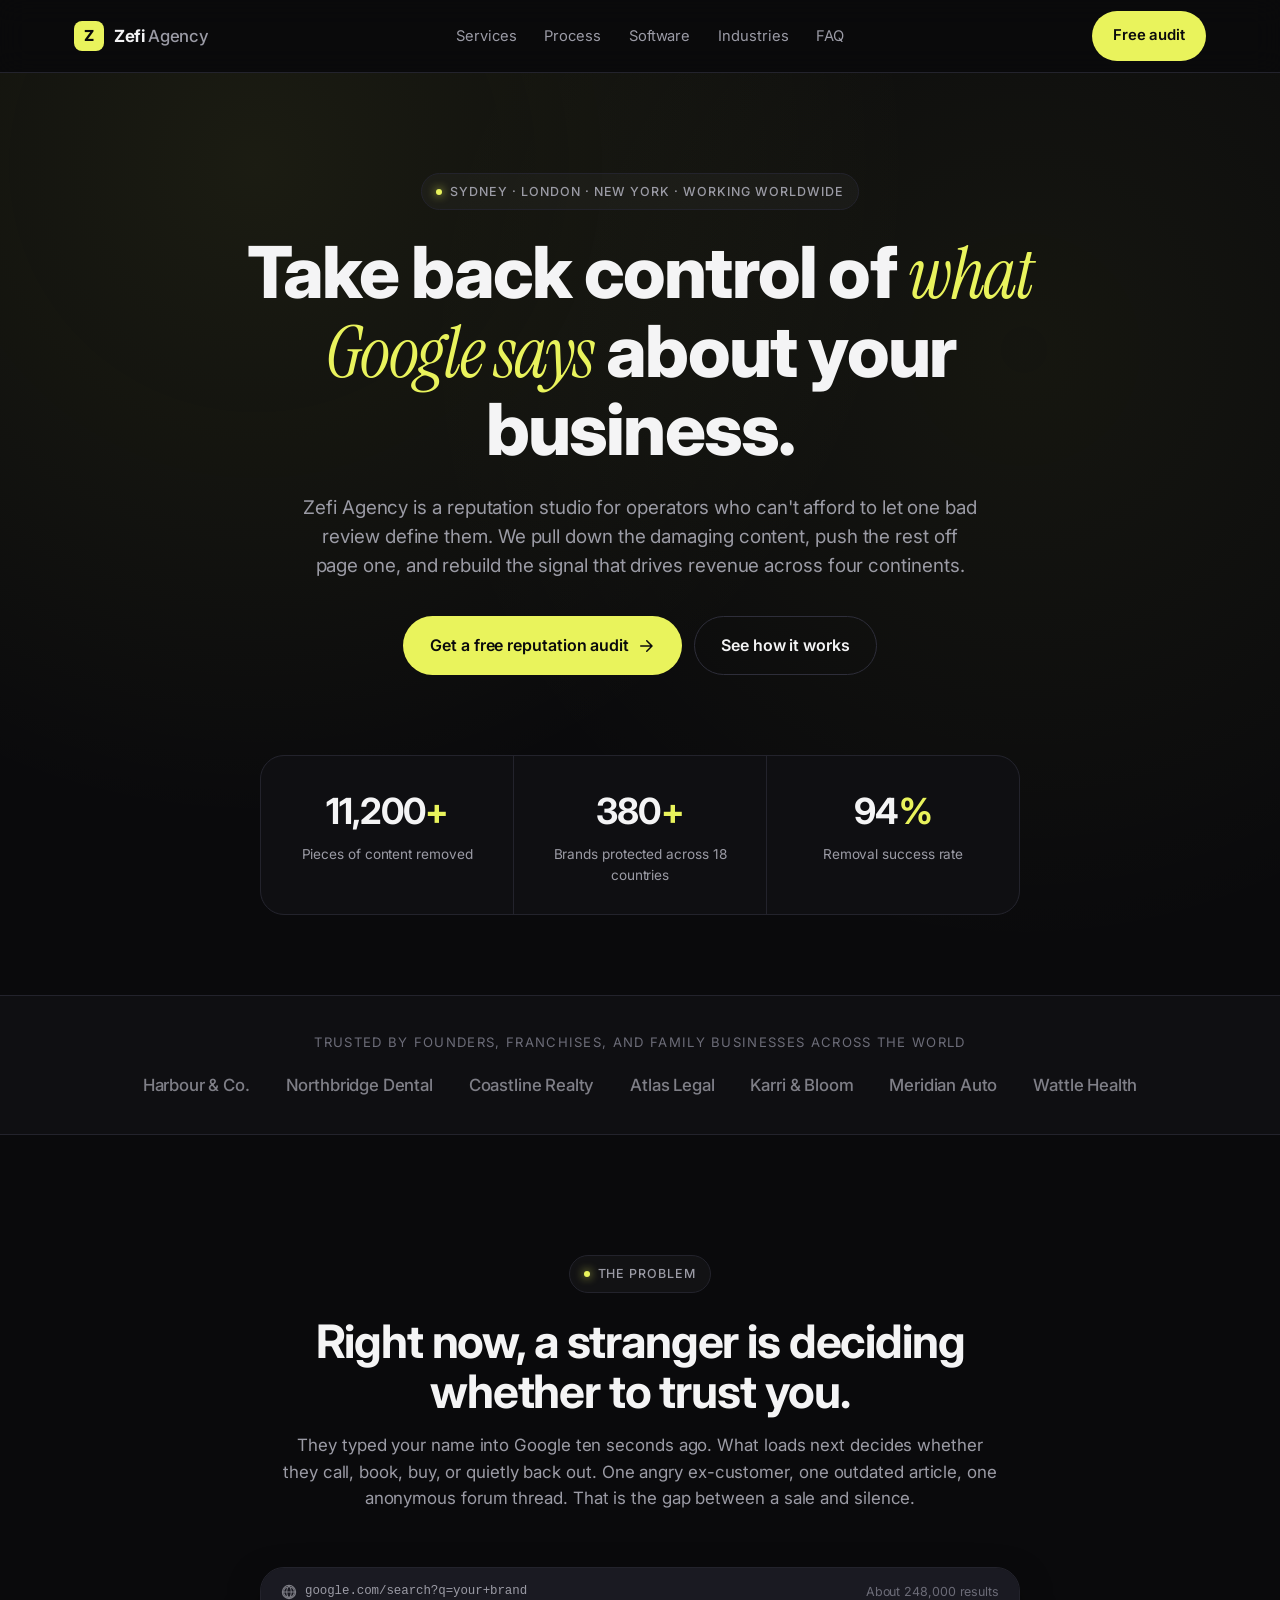
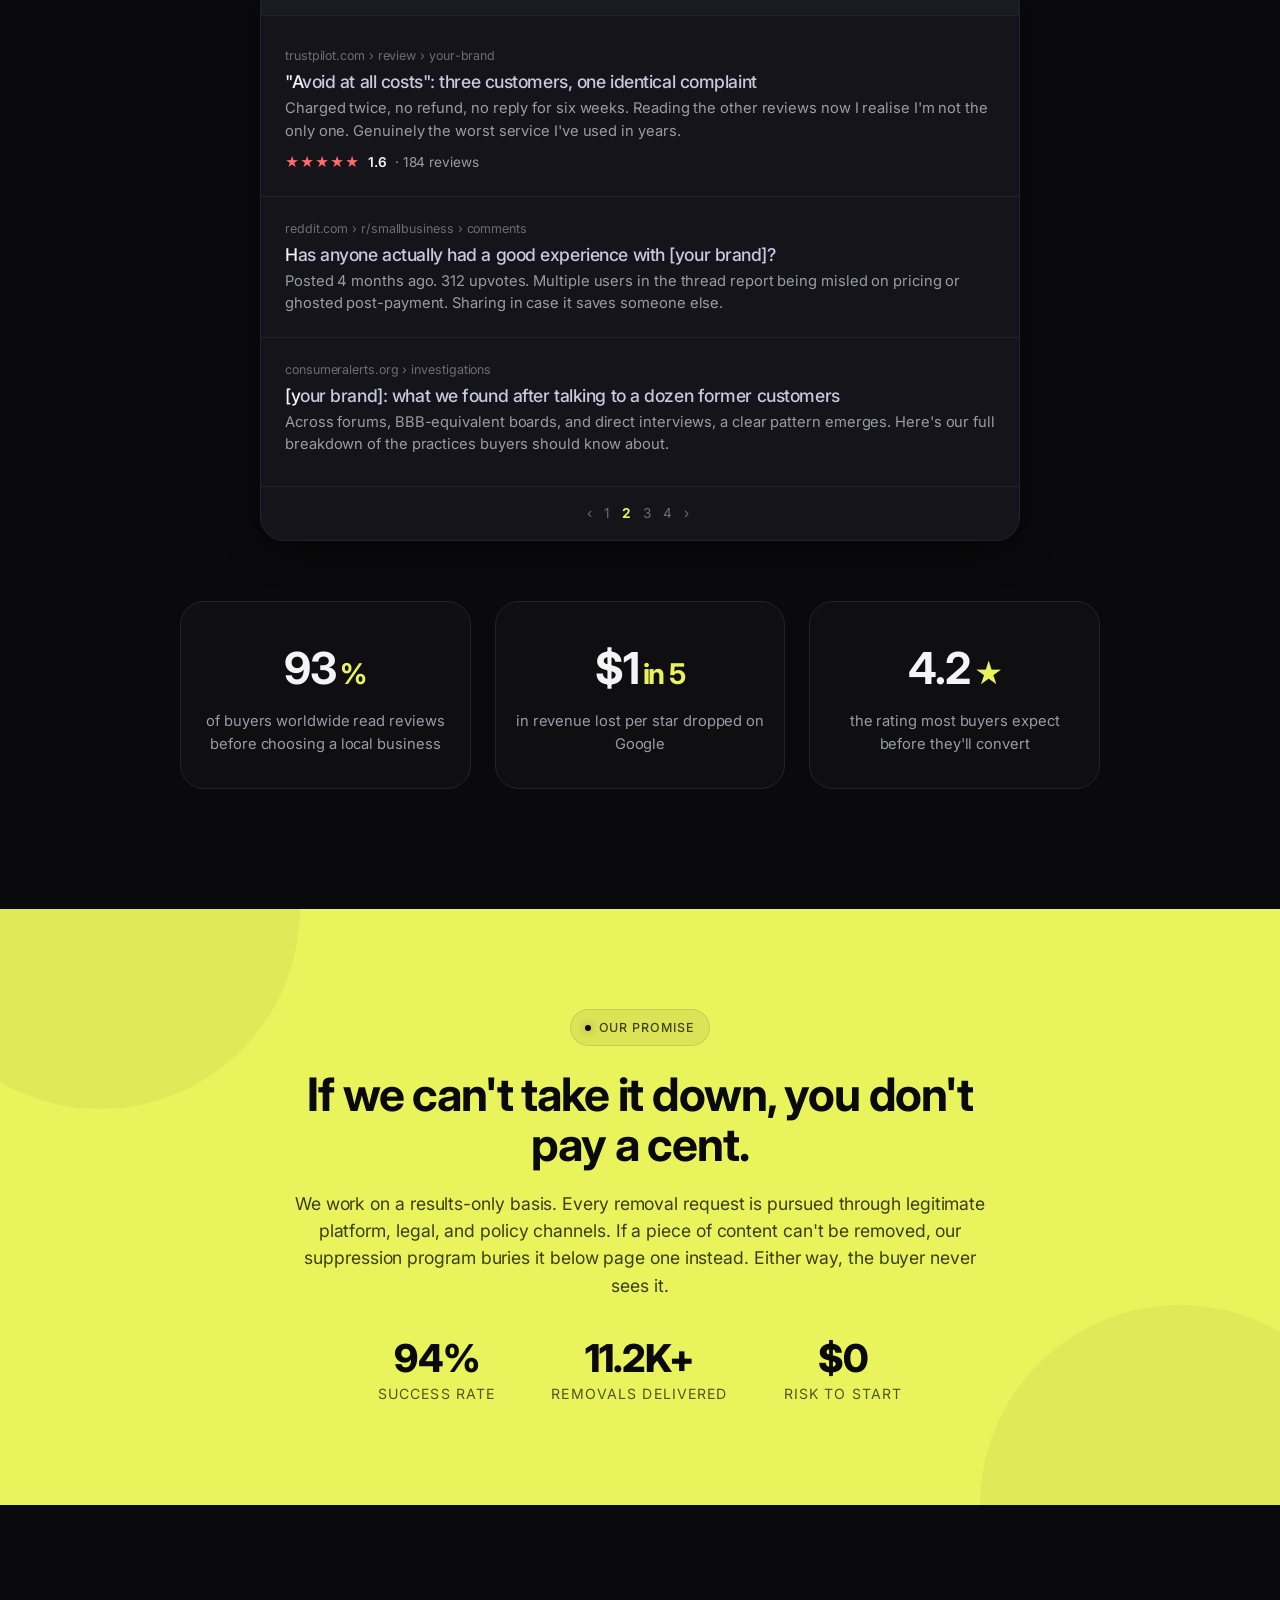
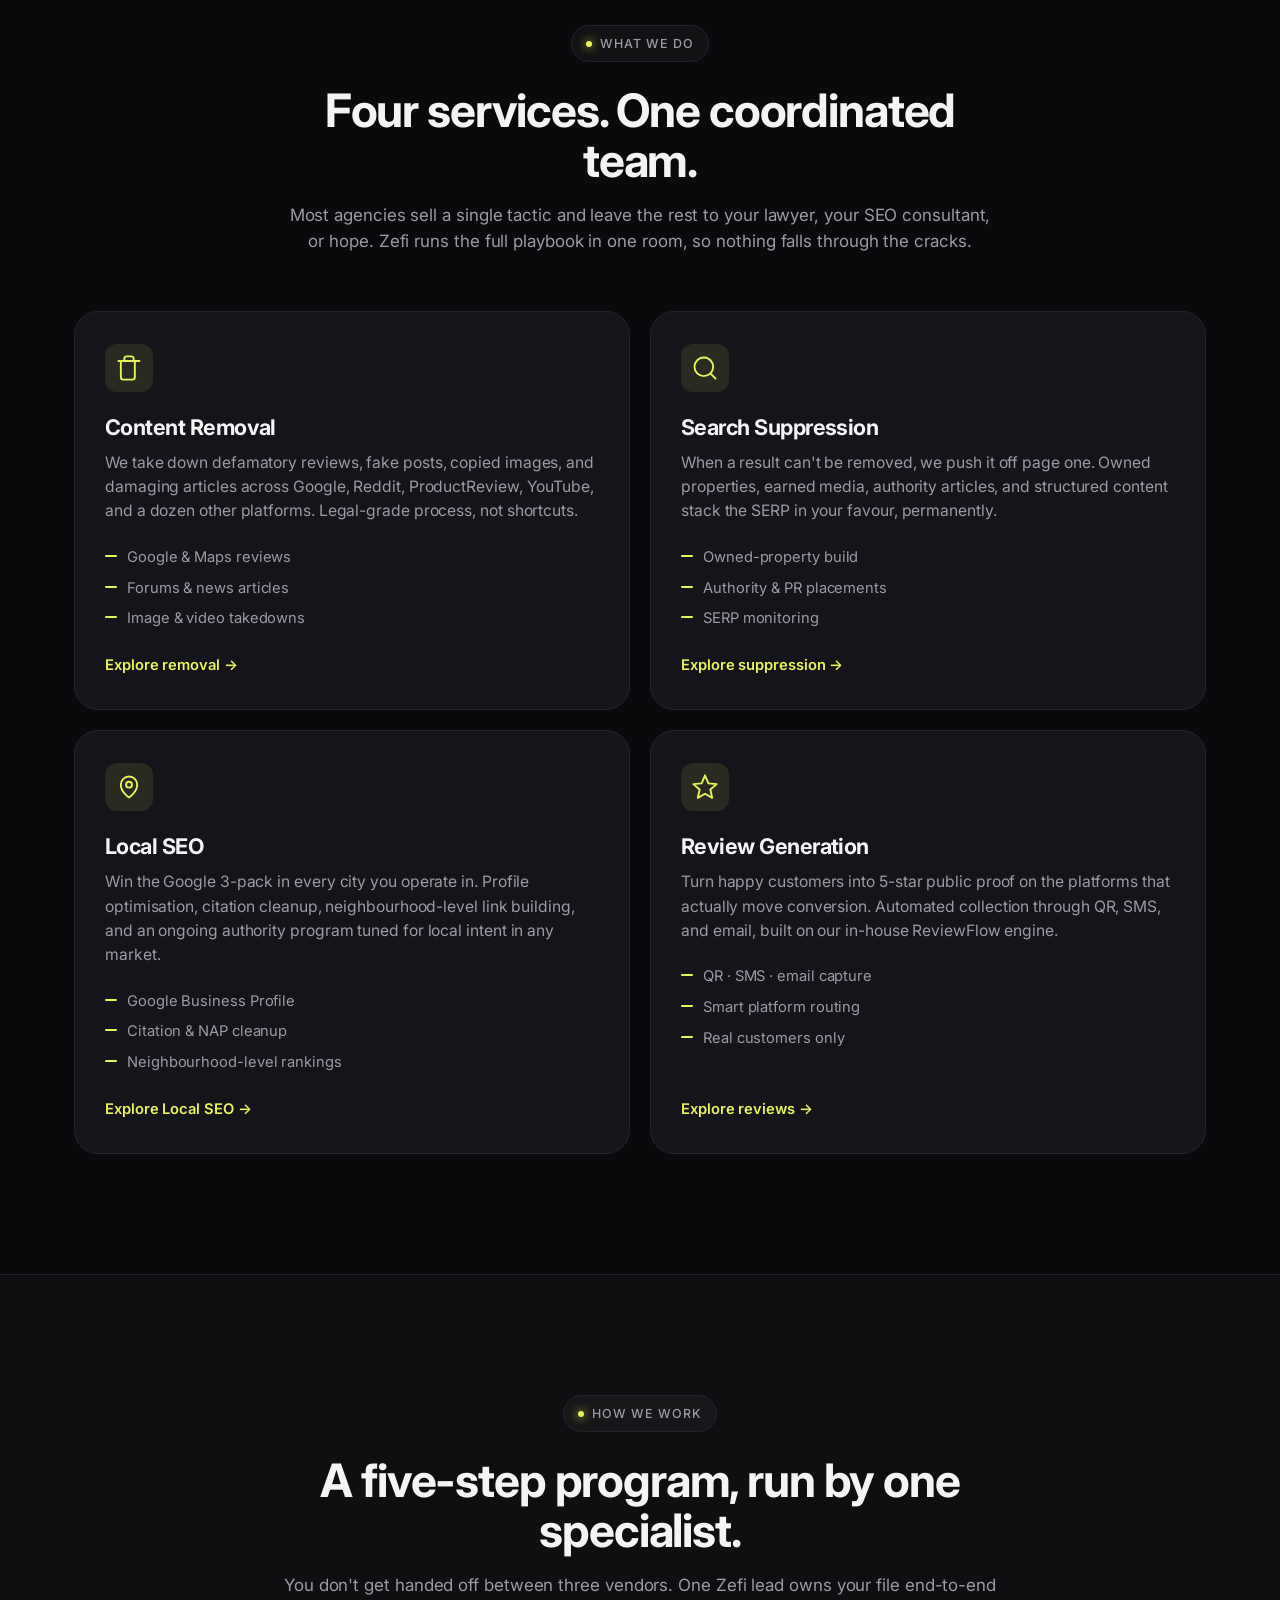
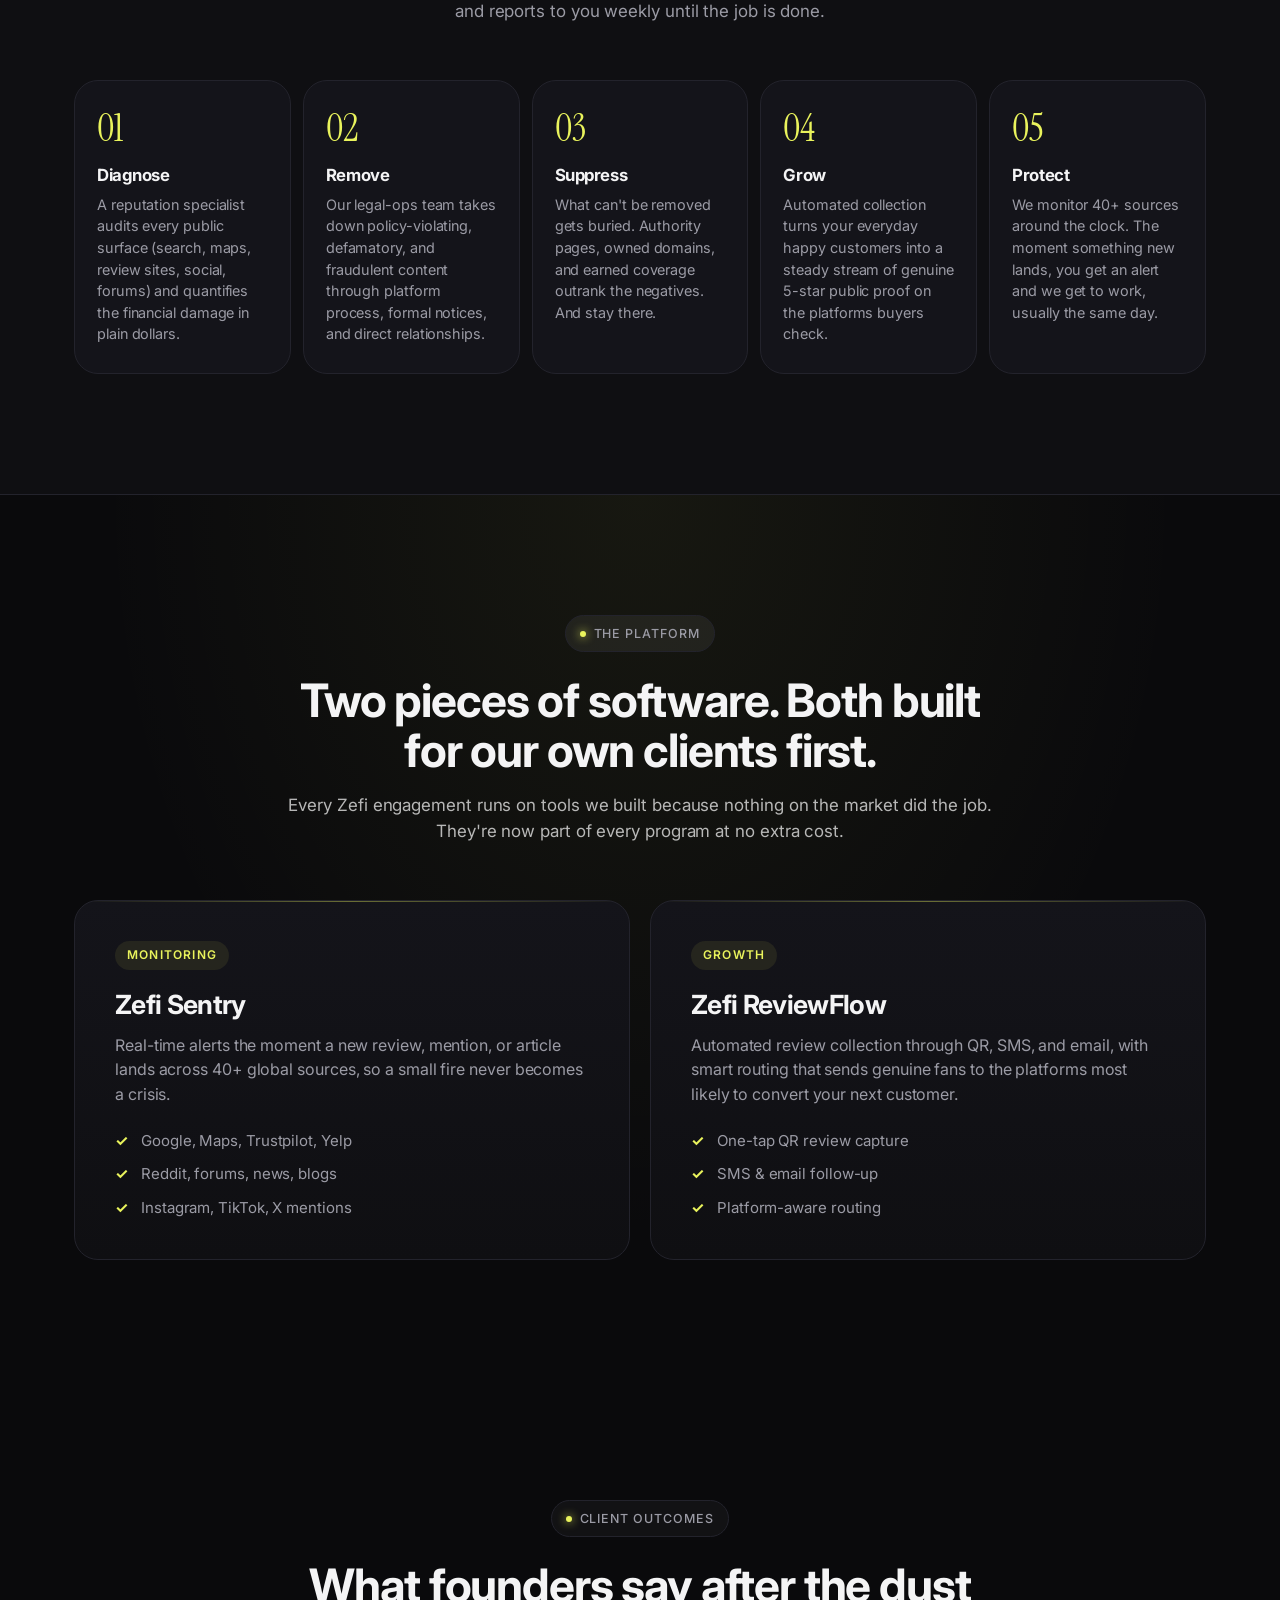
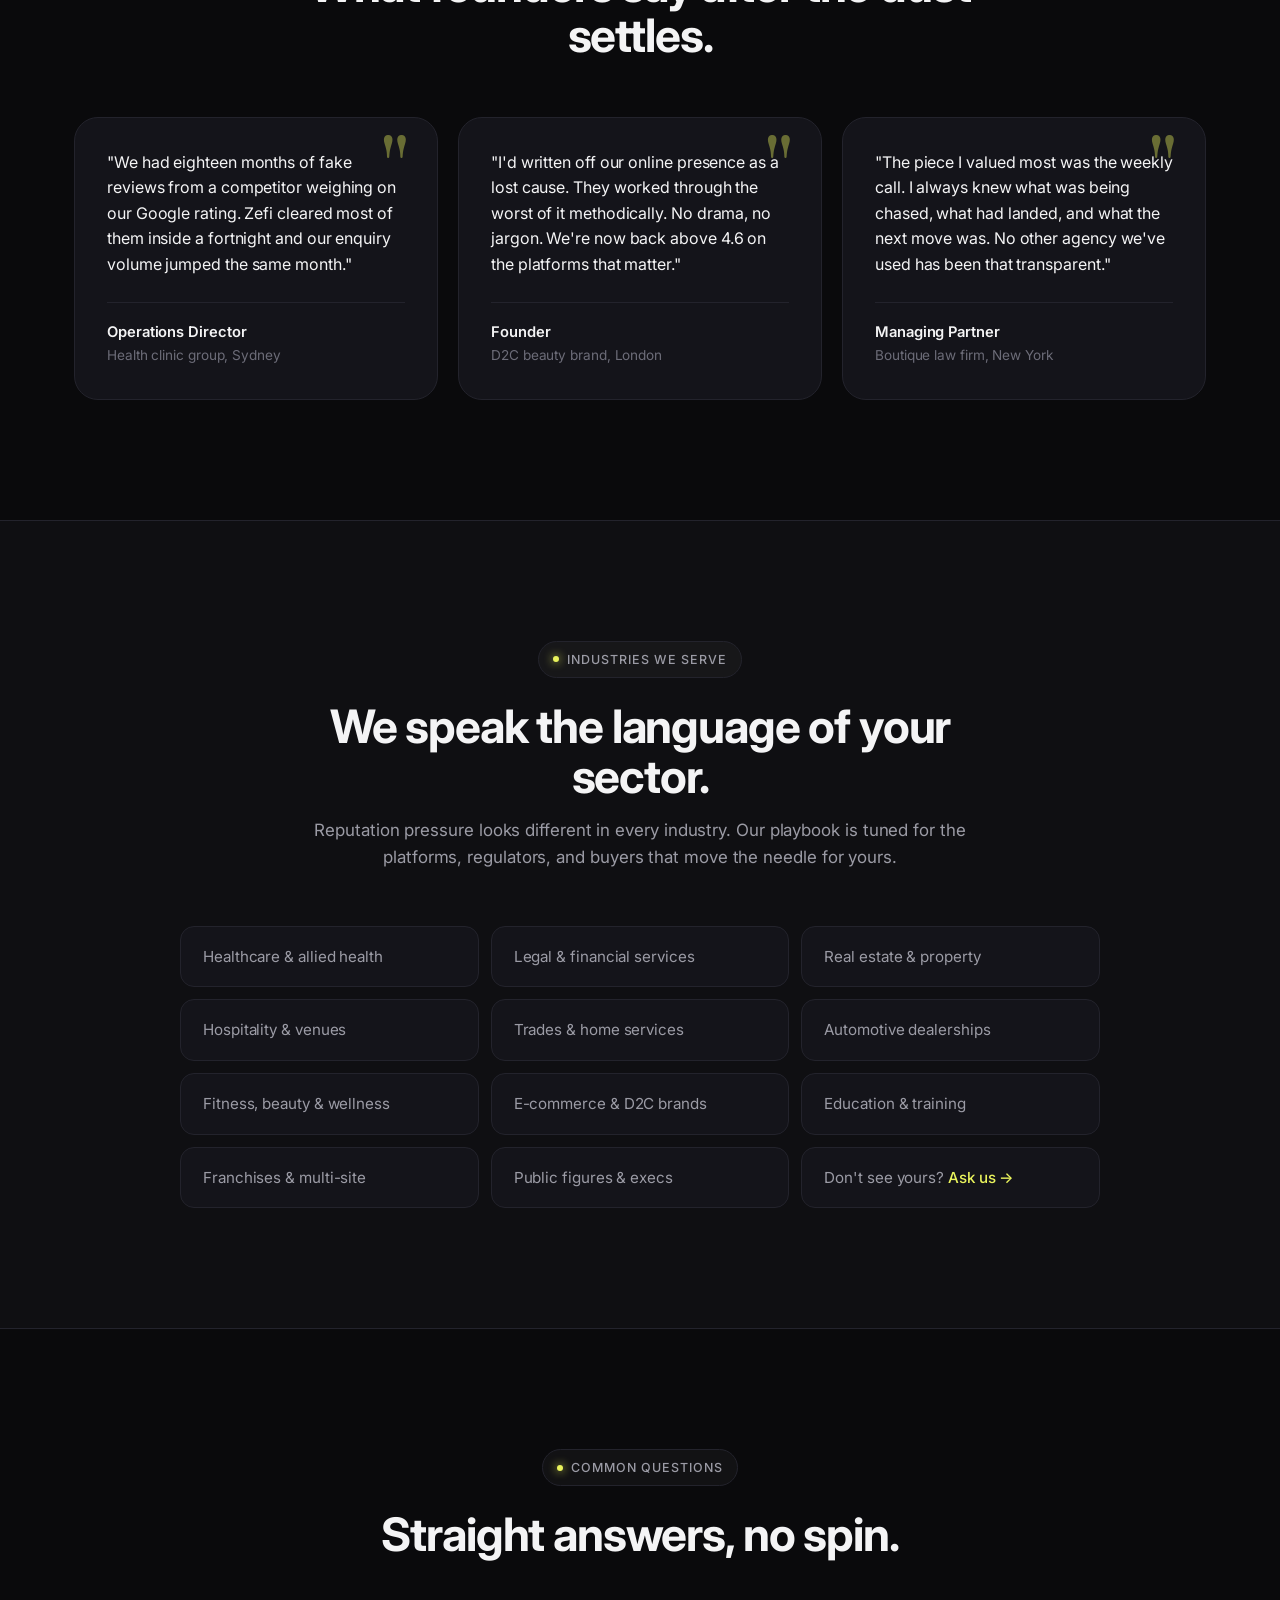
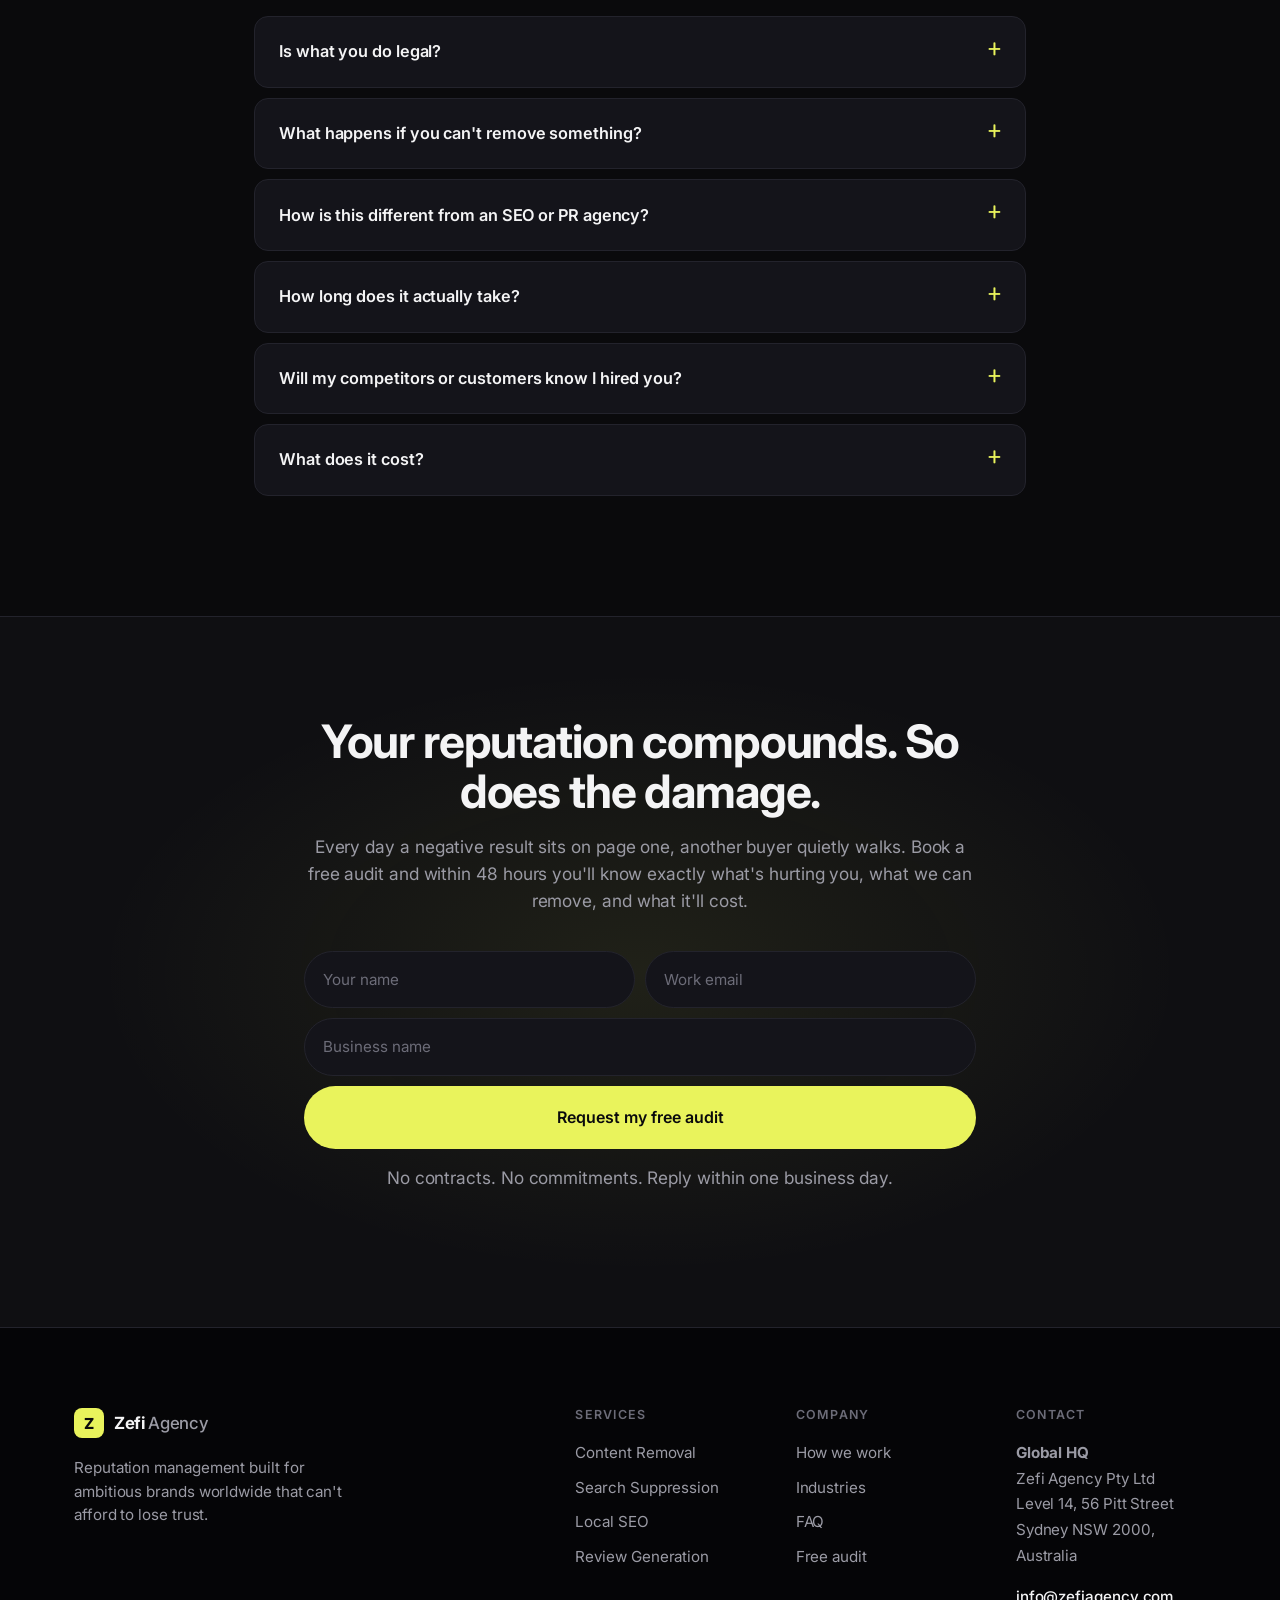
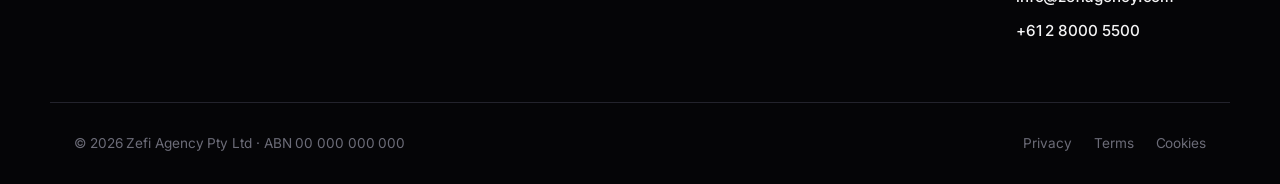
<file: index.html>
<!DOCTYPE html>
<html lang="en">
<head>
  <meta charset="UTF-8" />
  <meta name="viewport" content="width=device-width, initial-scale=1.0" />
  <title>Zefi Agency | Online Reputation Management Worldwide</title>
  <meta name="description" content="Zefi Agency removes harmful content, suppresses negative search results, and helps brands worldwide grow the trust that drives revenue. Sydney HQ, global reach." />
  <meta property="og:title" content="Zefi Agency | Reputation Management" />
  <meta property="og:description" content="Remove. Suppress. Grow. Reputation management built for ambitious brands worldwide." />
  <meta name="theme-color" content="#0b0b0d" />
  <link rel="icon" type="image/svg+xml" href="data:image/svg+xml,%3Csvg xmlns='http://www.w3.org/2000/svg' viewBox='0 0 100 100'%3E%3Crect width='100' height='100' rx='22' fill='%23E9F35C'/%3E%3Ctext x='50%25' y='58%25' text-anchor='middle' font-family='Inter,Arial' font-size='58' font-weight='800' fill='%230b0b0d'%3EZ%3C/text%3E%3C/svg%3E" />
  <link rel="preconnect" href="https://fonts.googleapis.com" />
  <link rel="preconnect" href="https://fonts.gstatic.com" crossorigin />
  <link href="https://fonts.googleapis.com/css2?family=Inter:wght@300;400;500;600;700;800;900&family=Instrument+Serif:ital@0;1&display=swap" rel="stylesheet" />
  <link rel="stylesheet" href="styles.css" />
</head>
<body>

  <!-- ============== NAV ============== -->
  <header class="nav">
    <div class="container nav__inner">
      <a href="#top" class="brand" aria-label="Zefi Agency home">
        <span class="brand__mark">Z</span>
        <span class="brand__name">Zefi <span>Agency</span></span>
      </a>
      <nav class="nav__links" aria-label="Primary">
        <a href="#services">Services</a>
        <a href="#process">Process</a>
        <a href="#software">Software</a>
        <a href="#industries">Industries</a>
        <a href="#faq">FAQ</a>
      </nav>
      <div class="nav__cta">
        <a href="#audit" class="btn btn--primary">Free audit</a>
      </div>
      <button class="nav__burger" aria-label="Open menu" id="burger">
        <span></span><span></span><span></span>
      </button>
    </div>
  </header>

  <!-- ============== HERO ============== -->
  <section id="top" class="hero">
    <div class="hero__bg" aria-hidden="true"></div>
    <div class="container hero__inner">
      <div class="eyebrow">
        <span class="dot"></span> Sydney · London · New York · Working worldwide
      </div>
      <h1 class="hero__title">
        Take back control of <em>what Google says</em> about your business.
      </h1>
      <p class="hero__sub">
        Zefi Agency is a reputation studio for operators who can't afford to
        let one bad review define them. We pull down the damaging content,
        push the rest off page one, and rebuild the signal that drives
        revenue across four continents.
      </p>
      <div class="hero__ctas">
        <a href="#audit" class="btn btn--primary btn--lg">
          Get a free reputation audit
          <svg width="18" height="18" viewBox="0 0 24 24" fill="none"><path d="M5 12h14M13 5l7 7-7 7" stroke="currentColor" stroke-width="2" stroke-linecap="round" stroke-linejoin="round"/></svg>
        </a>
        <a href="#process" class="btn btn--ghost btn--lg">See how it works</a>
      </div>

      <div class="hero__stats">
        <div class="stat">
          <div class="stat__num">11,200<span>+</span></div>
          <div class="stat__label">Pieces of content removed</div>
        </div>
        <div class="stat">
          <div class="stat__num">380<span>+</span></div>
          <div class="stat__label">Brands protected across 18 countries</div>
        </div>
        <div class="stat">
          <div class="stat__num">94<span>%</span></div>
          <div class="stat__label">Removal success rate</div>
        </div>
      </div>
    </div>
  </section>

  <!-- ============== TRUST BAR ============== -->
  <section class="logos" aria-label="Featured clients">
    <div class="container">
      <p class="logos__label">Trusted by founders, franchises, and family businesses across the world</p>
      <div class="logos__row">
        <span>Harbour &amp; Co.</span>
        <span>Northbridge Dental</span>
        <span>Coastline Realty</span>
        <span>Atlas Legal</span>
        <span>Karri &amp; Bloom</span>
        <span>Meridian Auto</span>
        <span>Wattle Health</span>
      </div>
    </div>
  </section>

  <!-- ============== PROBLEM ============== -->
  <section class="problem">
    <div class="container">
      <div class="section-head">
        <div class="eyebrow"><span class="dot"></span> The problem</div>
        <h2>Right now, a stranger is deciding whether to trust you.</h2>
        <p class="section-head__sub">
          They typed your name into Google ten seconds ago. What loads next
          decides whether they call, book, buy, or quietly back out. One angry
          ex-customer, one outdated article, one anonymous forum thread. That
          is the gap between a sale and silence.
        </p>
      </div>

      <!-- Mock Google search card -->
      <div class="serp" role="img" aria-label="Mock Google search result">
        <div class="serp__bar">
          <div class="serp__url">
            <svg width="16" height="16" viewBox="0 0 24 24" fill="none"><path d="M12 2a10 10 0 100 20 10 10 0 000-20zm0 18a8 8 0 110-16 8 8 0 010 16zM2 12h20M12 2a16 16 0 010 20M12 2a16 16 0 000 20" stroke="#7d7d85" stroke-width="1.6"/></svg>
            google.com/search?q=your+brand
          </div>
          <div class="serp__count">About 248,000 results</div>
        </div>
        <ul class="serp__results">
          <li>
            <div class="serp__crumb">trustpilot.com › review › your-brand</div>
            <h4 class="serp__title">"Avoid at all costs": three customers, one identical complaint</h4>
            <p class="serp__snippet">Charged twice, no refund, no reply for six weeks. Reading the other reviews now I realise I'm not the only one. Genuinely the worst service I've used in years.</p>
            <div class="serp__rating">
              <span class="stars">★★★★★</span>
              <span class="rating">1.6</span>
              <span>· 184 reviews</span>
            </div>
          </li>
          <li>
            <div class="serp__crumb">reddit.com › r/smallbusiness › comments</div>
            <h4 class="serp__title">Has anyone actually had a good experience with [your brand]?</h4>
            <p class="serp__snippet">Posted 4 months ago. 312 upvotes. Multiple users in the thread report being misled on pricing or ghosted post-payment. Sharing in case it saves someone else.</p>
          </li>
          <li>
            <div class="serp__crumb">consumeralerts.org › investigations</div>
            <h4 class="serp__title">[your brand]: what we found after talking to a dozen former customers</h4>
            <p class="serp__snippet">Across forums, BBB-equivalent boards, and direct interviews, a clear pattern emerges. Here's our full breakdown of the practices buyers should know about.</p>
          </li>
        </ul>
        <div class="serp__pager">‹ 1 <strong>2</strong> 3 4 ›</div>
      </div>

      <div class="problem__facts">
        <div class="fact">
          <div class="fact__num">93<span>%</span></div>
          <div class="fact__label">of buyers worldwide read reviews before choosing a local business</div>
        </div>
        <div class="fact">
          <div class="fact__num">$1<span>in 5</span></div>
          <div class="fact__label">in revenue lost per star dropped on Google</div>
        </div>
        <div class="fact">
          <div class="fact__num">4.2<span>★</span></div>
          <div class="fact__label">the rating most buyers expect before they'll convert</div>
        </div>
      </div>
    </div>
  </section>

  <!-- ============== GUARANTEE ============== -->
  <section class="guarantee">
    <div class="container guarantee__inner">
      <div class="eyebrow eyebrow--light"><span class="dot"></span> Our promise</div>
      <h2>If we can't take it down, you don't pay a cent.</h2>
      <p>
        We work on a results-only basis. Every removal request is pursued
        through legitimate platform, legal, and policy channels. If a piece
        of content can't be removed, our suppression program buries it below
        page one instead. Either way, the buyer never sees it.
      </p>
      <div class="guarantee__stats">
        <div><strong>94%</strong><span>Success rate</span></div>
        <div><strong>11.2K+</strong><span>Removals delivered</span></div>
        <div><strong>$0</strong><span>Risk to start</span></div>
      </div>
    </div>
  </section>

  <!-- ============== SERVICES ============== -->
  <section id="services" class="services">
    <div class="container">
      <div class="section-head">
        <div class="eyebrow"><span class="dot"></span> What we do</div>
        <h2>Four services. One coordinated team.</h2>
        <p class="section-head__sub">
          Most agencies sell a single tactic and leave the rest to your
          lawyer, your SEO consultant, or hope. Zefi runs the full playbook in
          one room, so nothing falls through the cracks.
        </p>
      </div>

      <div class="grid services__grid">
        <article class="card service">
          <div class="card__icon">
            <svg width="28" height="28" viewBox="0 0 24 24" fill="none"><path d="M3 6h18M8 6V4a2 2 0 012-2h4a2 2 0 012 2v2m1 0v14a2 2 0 01-2 2H7a2 2 0 01-2-2V6h14z" stroke="currentColor" stroke-width="1.6" stroke-linecap="round" stroke-linejoin="round"/></svg>
          </div>
          <h3>Content Removal</h3>
          <p>
            We take down defamatory reviews, fake posts, copied images, and
            damaging articles across Google, Reddit, ProductReview, YouTube,
            and a dozen other platforms. Legal-grade process, not shortcuts.
          </p>
          <ul class="service__bullets">
            <li>Google &amp; Maps reviews</li>
            <li>Forums &amp; news articles</li>
            <li>Image &amp; video takedowns</li>
          </ul>
          <a href="#audit" class="card__link">Explore removal →</a>
        </article>

        <article class="card service">
          <div class="card__icon">
            <svg width="28" height="28" viewBox="0 0 24 24" fill="none"><path d="M21 21l-4.35-4.35M11 19a8 8 0 110-16 8 8 0 010 16z" stroke="currentColor" stroke-width="1.6" stroke-linecap="round"/></svg>
          </div>
          <h3>Search Suppression</h3>
          <p>
            When a result can't be removed, we push it off page one. Owned
            properties, earned media, authority articles, and structured
            content stack the SERP in your favour, permanently.
          </p>
          <ul class="service__bullets">
            <li>Owned-property build</li>
            <li>Authority &amp; PR placements</li>
            <li>SERP monitoring</li>
          </ul>
          <a href="#audit" class="card__link">Explore suppression →</a>
        </article>

        <article class="card service">
          <div class="card__icon">
            <svg width="28" height="28" viewBox="0 0 24 24" fill="none"><path d="M12 21s-7-4.5-7-11a7 7 0 0114 0c0 6.5-7 11-7 11z" stroke="currentColor" stroke-width="1.6" stroke-linejoin="round"/><circle cx="12" cy="10" r="2.5" stroke="currentColor" stroke-width="1.6"/></svg>
          </div>
          <h3>Local SEO</h3>
          <p>
            Win the Google 3-pack in every city you operate in. Profile
            optimisation, citation cleanup, neighbourhood-level link building,
            and an ongoing authority program tuned for local intent in any
            market.
          </p>
          <ul class="service__bullets">
            <li>Google Business Profile</li>
            <li>Citation &amp; NAP cleanup</li>
            <li>Neighbourhood-level rankings</li>
          </ul>
          <a href="#audit" class="card__link">Explore Local SEO →</a>
        </article>

        <article class="card service">
          <div class="card__icon">
            <svg width="28" height="28" viewBox="0 0 24 24" fill="none"><path d="M12 2l2.9 6.9 7.1.6-5.4 4.7 1.6 7.1L12 17.8 5.8 21.3l1.6-7.1L2 9.5l7.1-.6L12 2z" stroke="currentColor" stroke-width="1.6" stroke-linejoin="round"/></svg>
          </div>
          <h3>Review Generation</h3>
          <p>
            Turn happy customers into 5-star public proof on the platforms
            that actually move conversion. Automated collection through QR,
            SMS, and email, built on our in-house ReviewFlow engine.
          </p>
          <ul class="service__bullets">
            <li>QR · SMS · email capture</li>
            <li>Smart platform routing</li>
            <li>Real customers only</li>
          </ul>
          <a href="#audit" class="card__link">Explore reviews →</a>
        </article>
      </div>
    </div>
  </section>

  <!-- ============== PROCESS ============== -->
  <section id="process" class="process">
    <div class="container">
      <div class="section-head">
        <div class="eyebrow"><span class="dot"></span> How we work</div>
        <h2>A five-step program, run by one specialist.</h2>
        <p class="section-head__sub">
          You don't get handed off between three vendors. One Zefi lead owns
          your file end-to-end and reports to you weekly until the job is
          done.
        </p>
      </div>

      <ol class="steps">
        <li class="step">
          <div class="step__num">01</div>
          <h3>Diagnose</h3>
          <p>A reputation specialist audits every public surface (search, maps, review sites, social, forums) and quantifies the financial damage in plain dollars.</p>
        </li>
        <li class="step">
          <div class="step__num">02</div>
          <h3>Remove</h3>
          <p>Our legal-ops team takes down policy-violating, defamatory, and fraudulent content through platform process, formal notices, and direct relationships.</p>
        </li>
        <li class="step">
          <div class="step__num">03</div>
          <h3>Suppress</h3>
          <p>What can't be removed gets buried. Authority pages, owned domains, and earned coverage outrank the negatives. And stay there.</p>
        </li>
        <li class="step">
          <div class="step__num">04</div>
          <h3>Grow</h3>
          <p>Automated collection turns your everyday happy customers into a steady stream of genuine 5-star public proof on the platforms buyers check.</p>
        </li>
        <li class="step">
          <div class="step__num">05</div>
          <h3>Protect</h3>
          <p>We monitor 40+ sources around the clock. The moment something new lands, you get an alert and we get to work, usually the same day.</p>
        </li>
      </ol>
    </div>
  </section>

  <!-- ============== SOFTWARE ============== -->
  <section id="software" class="software">
    <div class="container">
      <div class="section-head section-head--light">
        <div class="eyebrow eyebrow--light"><span class="dot"></span> The platform</div>
        <h2>Two pieces of software. Both built for our own clients first.</h2>
        <p class="section-head__sub">
          Every Zefi engagement runs on tools we built because nothing on the
          market did the job. They're now part of every program at no extra
          cost.
        </p>
      </div>

      <div class="grid software__grid">
        <article class="soft-card">
          <div class="soft-card__tag">Monitoring</div>
          <h3>Zefi Sentry</h3>
          <p>
            Real-time alerts the moment a new review, mention, or article
            lands across 40+ global sources, so a small fire never becomes
            a crisis.
          </p>
          <ul>
            <li>Google, Maps, Trustpilot, Yelp</li>
            <li>Reddit, forums, news, blogs</li>
            <li>Instagram, TikTok, X mentions</li>
          </ul>
        </article>
        <article class="soft-card">
          <div class="soft-card__tag">Growth</div>
          <h3>Zefi ReviewFlow</h3>
          <p>
            Automated review collection through QR, SMS, and email, with smart
            routing that sends genuine fans to the platforms most likely to
            convert your next customer.
          </p>
          <ul>
            <li>One-tap QR review capture</li>
            <li>SMS &amp; email follow-up</li>
            <li>Platform-aware routing</li>
          </ul>
        </article>
      </div>
    </div>
  </section>

  <!-- ============== TESTIMONIALS ============== -->
  <section class="testimonials">
    <div class="container">
      <div class="section-head">
        <div class="eyebrow"><span class="dot"></span> Client outcomes</div>
        <h2>What founders say after the dust settles.</h2>
      </div>

      <div class="grid testimonials__grid">
        <figure class="quote">
          <blockquote>
            "We had eighteen months of fake reviews from a competitor weighing
            on our Google rating. Zefi cleared most of them inside a fortnight
            and our enquiry volume jumped the same month."
          </blockquote>
          <figcaption>
            <strong>Operations Director</strong>
            <span>Health clinic group, Sydney</span>
          </figcaption>
        </figure>
        <figure class="quote">
          <blockquote>
            "I'd written off our online presence as a lost cause. They worked
            through the worst of it methodically. No drama, no jargon. We're
            now back above 4.6 on the platforms that matter."
          </blockquote>
          <figcaption>
            <strong>Founder</strong>
            <span>D2C beauty brand, London</span>
          </figcaption>
        </figure>
        <figure class="quote">
          <blockquote>
            "The piece I valued most was the weekly call. I always knew what
            was being chased, what had landed, and what the next move was. No
            other agency we've used has been that transparent."
          </blockquote>
          <figcaption>
            <strong>Managing Partner</strong>
            <span>Boutique law firm, New York</span>
          </figcaption>
        </figure>
      </div>
    </div>
  </section>

  <!-- ============== INDUSTRIES ============== -->
  <section id="industries" class="industries">
    <div class="container">
      <div class="section-head">
        <div class="eyebrow"><span class="dot"></span> Industries we serve</div>
        <h2>We speak the language of your sector.</h2>
        <p class="section-head__sub">
          Reputation pressure looks different in every industry. Our playbook
          is tuned for the platforms, regulators, and buyers that move the
          needle for yours.
        </p>
      </div>

      <div class="industries__grid">
        <div class="ind">Healthcare &amp; allied health</div>
        <div class="ind">Legal &amp; financial services</div>
        <div class="ind">Real estate &amp; property</div>
        <div class="ind">Hospitality &amp; venues</div>
        <div class="ind">Trades &amp; home services</div>
        <div class="ind">Automotive dealerships</div>
        <div class="ind">Fitness, beauty &amp; wellness</div>
        <div class="ind">E-commerce &amp; D2C brands</div>
        <div class="ind">Education &amp; training</div>
        <div class="ind">Franchises &amp; multi-site</div>
        <div class="ind">Public figures &amp; execs</div>
        <div class="ind">Don't see yours? <a href="#audit">Ask us →</a></div>
      </div>
    </div>
  </section>

  <!-- ============== FAQ ============== -->
  <section id="faq" class="faq">
    <div class="container faq__inner">
      <div class="section-head">
        <div class="eyebrow"><span class="dot"></span> Common questions</div>
        <h2>Straight answers, no spin.</h2>
      </div>

      <div class="faq__list">
        <details>
          <summary>Is what you do legal?</summary>
          <p>
            Yes. Every removal is pursued through legitimate channels:
            platform policy, defamation law, copyright notices, and direct
            platform relationships. We never use mass flagging, bots, or
            anything that could put your accounts at risk.
          </p>
        </details>
        <details>
          <summary>What happens if you can't remove something?</summary>
          <p>
            If a removal isn't successful, you don't pay for that piece. For
            content that can't legally come down (a legitimate news article,
            for example), our suppression program pushes it below page one so
            buyers in practice never see it. You're covered either way.
          </p>
        </details>
        <details>
          <summary>How is this different from an SEO or PR agency?</summary>
          <p>
            SEO agencies suppress. PR firms generate coverage. Lawyers send
            takedown notices. We do all three. Under one roof, in one
            program, with one specialist owning your file. No handoffs, no
            blame games, no cracks for problems to fall through.
          </p>
        </details>
        <details>
          <summary>How long does it actually take?</summary>
          <p>
            Most Google reviews come down within 0 to 10 days. Reddit and
            forum content typically resolves in 0 to 14 days. Suppression
            begins moving within 30 days and locks in over 60 to 90 days.
            Genuine emergencies get a same-day response.
          </p>
        </details>
        <details>
          <summary>Will my competitors or customers know I hired you?</summary>
          <p>
            No. Every engagement is confidential. Removed content simply
            disappears, suppressed links fall off page one, and the new
            positive content reads as organic third-party coverage. There's
            no public trail tying the result back to a campaign.
          </p>
        </details>
        <details>
          <summary>What does it cost?</summary>
          <p>
            Removal is priced per successful takedown. You only pay for what
            actually comes down. Ongoing reputation programs are scoped
            monthly based on volume and risk. Every engagement starts with a
            free audit so you see the work and the price before you commit.
          </p>
        </details>
      </div>
    </div>
  </section>

  <!-- ============== CTA ============== -->
  <section id="audit" class="cta">
    <div class="container cta__inner">
      <h2>Your reputation compounds. So does the damage.</h2>
      <p>
        Every day a negative result sits on page one, another buyer quietly
        walks. Book a free audit and within 48 hours you'll know exactly
        what's hurting you, what we can remove, and what it'll cost.
      </p>
      <form class="cta__form" id="auditForm" novalidate>
        <input type="text" name="name" placeholder="Your name" required />
        <input type="email" name="email" placeholder="Work email" required />
        <input type="text" name="business" placeholder="Business name" required />
        <button type="submit" class="btn btn--primary btn--lg" id="auditSubmit">
          <span class="btn__label">Request my free audit</span>
          <span class="btn__spinner" aria-hidden="true"></span>
        </button>
      </form>

      <div class="cta__success" id="auditSuccess" hidden>
        <div class="cta__success-icon" aria-hidden="true">
          <svg width="32" height="32" viewBox="0 0 24 24" fill="none">
            <path d="M5 13l4 4L19 7" stroke="currentColor" stroke-width="2.5" stroke-linecap="round" stroke-linejoin="round"/>
          </svg>
        </div>
        <h3>Audit request received.</h3>
        <p>
          Thanks <span id="auditName">there</span>. A reputation specialist
          will be in touch within one business day with your audit and a
          quote.
        </p>
      </div>

      <p class="cta__fineprint" id="auditFineprint">No contracts. No commitments. Reply within one business day.</p>
    </div>
  </section>

  <!-- ============== FOOTER ============== -->
  <footer class="footer">
    <div class="container footer__inner">
      <div class="footer__brand">
        <a href="#top" class="brand">
          <span class="brand__mark">Z</span>
          <span class="brand__name">Zefi <span>Agency</span></span>
        </a>
        <p>
          Reputation management built for ambitious brands worldwide that
          can't afford to lose trust.
        </p>
      </div>

      <div class="footer__cols">
        <div>
          <h4>Services</h4>
          <ul>
            <li><a href="#services">Content Removal</a></li>
            <li><a href="#services">Search Suppression</a></li>
            <li><a href="#services">Local SEO</a></li>
            <li><a href="#services">Review Generation</a></li>
          </ul>
        </div>
        <div>
          <h4>Company</h4>
          <ul>
            <li><a href="#process">How we work</a></li>
            <li><a href="#industries">Industries</a></li>
            <li><a href="#faq">FAQ</a></li>
            <li><a href="#audit">Free audit</a></li>
          </ul>
        </div>
        <div>
          <h4>Contact</h4>
          <address>
            <strong>Global HQ</strong><br />
            Zefi Agency Pty Ltd<br />
            Level 14, 56 Pitt Street<br />
            Sydney NSW 2000, Australia
          </address>
          <ul class="footer__contact">
            <li><a href="mailto:info@zefiagency.com">info@zefiagency.com</a></li>
            <li><a href="tel:+61280005500">+61 2 8000 5500</a></li>
          </ul>
        </div>
      </div>
    </div>

    <div class="container footer__bottom">
      <span>© <span id="year"></span> Zefi Agency Pty Ltd · ABN 00 000 000 000</span>
      <div class="footer__legal">
        <a href="#">Privacy</a>
        <a href="#">Terms</a>
        <a href="#">Cookies</a>
      </div>
    </div>
  </footer>

  <script src="script.js" defer></script>
</body>
</html>
</file>
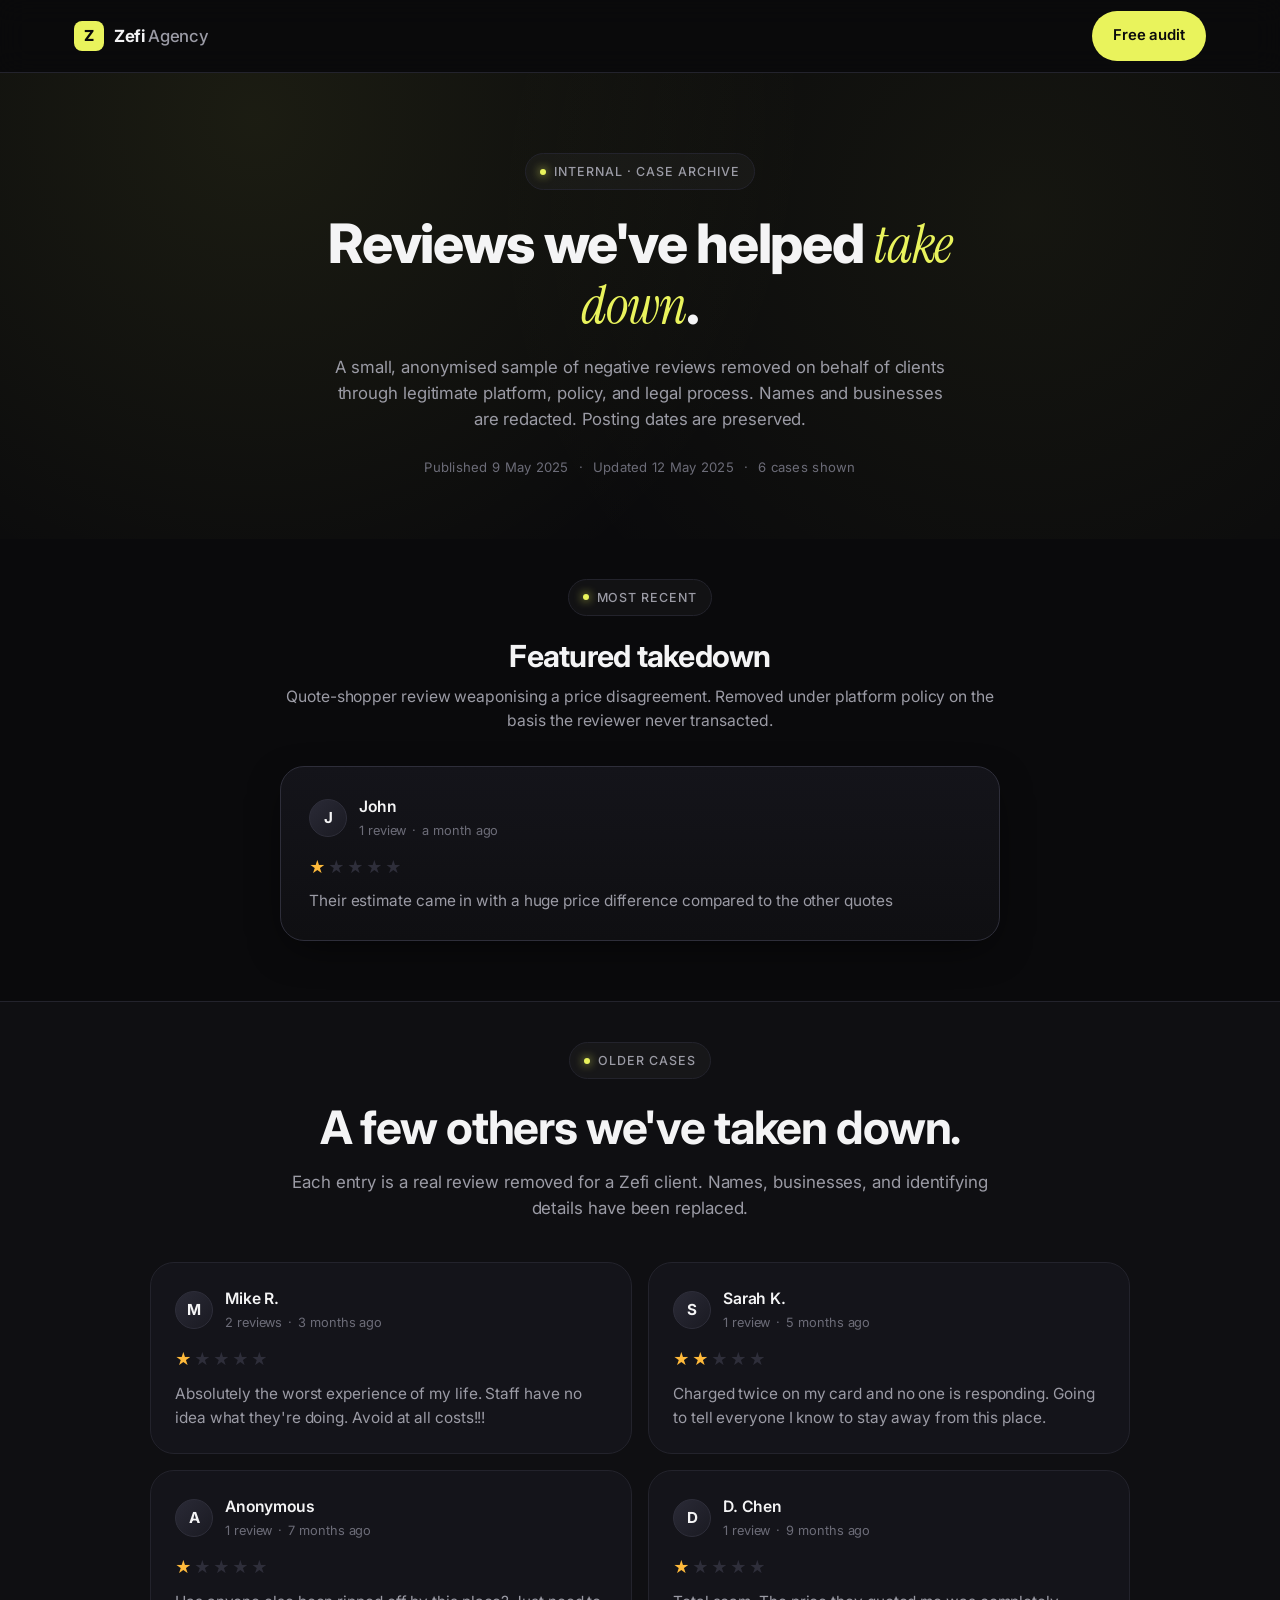
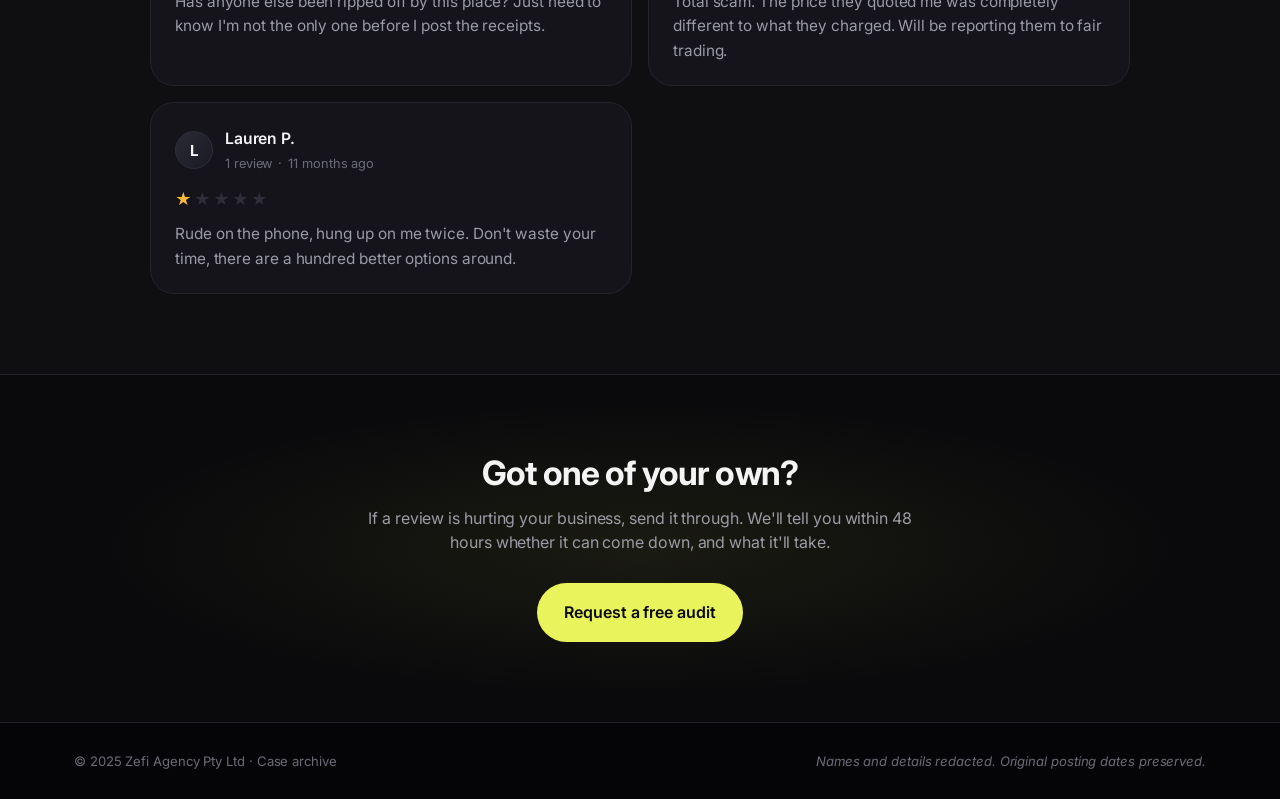
<file: reviews/index.html>
<!DOCTYPE html>
<html lang="en">
<head>
  <meta charset="UTF-8" />
  <meta name="viewport" content="width=device-width, initial-scale=1.0" />
  <title>Removed reviews — case archive | Zefi Agency</title>
  <meta name="description" content="A small archive of negative reviews Zefi Agency has had legitimately removed on behalf of clients." />

  <!-- Crawl + index allowed. Apparent publish date is May 2025. -->
  <meta name="robots" content="index, follow" />
  <meta property="article:published_time" content="2025-05-09T09:00:00+10:00" />
  <meta property="article:modified_time"  content="2025-05-12T09:00:00+10:00" />
  <meta name="date"          content="2025-05-09" />
  <meta name="last-modified" content="2025-05-12" />

  <!-- Open Graph / Twitter (also publish-dated to 2025) -->
  <meta property="og:type"   content="article" />
  <meta property="og:title"  content="Removed reviews — case archive | Zefi Agency" />
  <meta property="og:description" content="A small archive of negative reviews Zefi Agency has legitimately removed on behalf of clients." />
  <meta property="og:url"    content="https://zefiagency.com/reviews" />
  <meta property="og:updated_time" content="2025-05-12T09:00:00+10:00" />
  <meta name="twitter:card"  content="summary" />
  <link rel="canonical" href="https://zefiagency.com/reviews" />

  <link rel="icon" type="image/svg+xml" href="data:image/svg+xml,%3Csvg xmlns='http://www.w3.org/2000/svg' viewBox='0 0 100 100'%3E%3Crect width='100' height='100' rx='22' fill='%23E9F35C'/%3E%3Ctext x='50%25' y='58%25' text-anchor='middle' font-family='Inter,Arial' font-size='58' font-weight='800' fill='%230b0b0d'%3EZ%3C/text%3E%3C/svg%3E" />
  <link rel="preconnect" href="https://fonts.googleapis.com" />
  <link rel="preconnect" href="https://fonts.gstatic.com" crossorigin />
  <link href="https://fonts.googleapis.com/css2?family=Inter:wght@300;400;500;600;700;800;900&family=Instrument+Serif:ital@0;1&display=swap" rel="stylesheet" />
  <link rel="stylesheet" href="../styles.css" />

  <script type="application/ld+json">
  {
    "@context": "https://schema.org",
    "@type": "Article",
    "headline": "Removed reviews — case archive",
    "description": "Small archive of negative reviews Zefi Agency has legitimately removed on behalf of clients.",
    "datePublished": "2025-05-09T09:00:00+10:00",
    "dateModified":  "2025-05-12T09:00:00+10:00",
    "author":  { "@type": "Organization", "name": "Zefi Agency" },
    "publisher": {
      "@type": "Organization",
      "name": "Zefi Agency"
    }
  }
  </script>
</head>
<body class="rev-page">

  <!-- ============== NAV ============== -->
  <header class="nav">
    <div class="container nav__inner">
      <a href="/" class="brand" aria-label="Zefi Agency home">
        <span class="brand__mark">Z</span>
        <span class="brand__name">Zefi <span>Agency</span></span>
      </a>
      <div class="nav__cta">
        <a href="/#audit" class="btn btn--primary">Free audit</a>
      </div>
    </div>
  </header>

  <!-- ============== HERO ============== -->
  <section class="rev-hero">
    <div class="hero__bg" aria-hidden="true"></div>
    <div class="container rev-hero__inner">
      <div class="eyebrow"><span class="dot"></span> Internal · Case archive</div>
      <h1 class="rev-hero__title">
        Reviews we've helped <em>take down</em>.
      </h1>
      <p class="rev-hero__sub">
        A small, anonymised sample of negative reviews removed on behalf
        of clients through legitimate platform, policy, and legal
        process. Names and businesses are redacted. Posting dates are
        preserved.
      </p>
      <div class="rev-hero__meta">
        <span>Published <time datetime="2025-05-09">9 May 2025</time></span>
        <span aria-hidden="true">·</span>
        <span>Updated <time datetime="2025-05-12">12 May 2025</time></span>
        <span aria-hidden="true">·</span>
        <span>6 cases shown</span>
      </div>
    </div>
  </section>

  <!-- ============== FEATURED CASE ============== -->
  <section class="rev-featured">
    <div class="container">
      <div class="rev-featured__head">
        <div class="eyebrow"><span class="dot"></span> Most recent</div>
        <h2>Featured takedown</h2>
        <p>Quote-shopper review weaponising a price disagreement. Removed under platform policy on the basis the reviewer never transacted.</p>
      </div>

      <article class="rev-card rev-card--featured">
        <div class="rev-card__head">
          <div class="rev-avatar" aria-hidden="true">J</div>
          <div class="rev-card__who">
            <div class="rev-card__name">John</div>
            <div class="rev-card__meta">
              <span>1 review</span>
              <span aria-hidden="true">·</span>
              <span>a month ago</span>
            </div>
          </div>
        </div>
        <div class="rev-stars" aria-label="1 out of 5 stars">★<span>★★★★</span></div>
        <p class="rev-card__body">
          Their estimate came in with a huge price difference compared to
          the other quotes
        </p>
      </article>
    </div>
  </section>

  <!-- ============== ARCHIVE GRID ============== -->
  <section class="rev-archive">
    <div class="container">
      <div class="section-head">
        <div class="eyebrow"><span class="dot"></span> Older cases</div>
        <h2>A few others we've taken down.</h2>
        <p class="section-head__sub">
          Each entry is a real review removed for a Zefi client. Names,
          businesses, and identifying details have been replaced.
        </p>
      </div>

      <div class="rev-grid">

        <article class="rev-card">
          <div class="rev-card__head">
            <div class="rev-avatar" aria-hidden="true">M</div>
            <div class="rev-card__who">
              <div class="rev-card__name">Mike R.</div>
              <div class="rev-card__meta">
                <span>2 reviews</span><span aria-hidden="true">·</span><span>3 months ago</span>
              </div>
            </div>
          </div>
          <div class="rev-stars" aria-label="1 of 5 stars">★<span>★★★★</span></div>
          <p class="rev-card__body">
            Absolutely the worst experience of my life. Staff have no idea
            what they're doing. Avoid at all costs!!!
          </p>
        </article>

        <article class="rev-card">
          <div class="rev-card__head">
            <div class="rev-avatar" aria-hidden="true">S</div>
            <div class="rev-card__who">
              <div class="rev-card__name">Sarah K.</div>
              <div class="rev-card__meta">
                <span>1 review</span><span aria-hidden="true">·</span><span>5 months ago</span>
              </div>
            </div>
          </div>
          <div class="rev-stars" aria-label="2 of 5 stars">★★<span>★★★</span></div>
          <p class="rev-card__body">
            Charged twice on my card and no one is responding. Going to
            tell everyone I know to stay away from this place.
          </p>
        </article>

        <article class="rev-card">
          <div class="rev-card__head">
            <div class="rev-avatar" aria-hidden="true">A</div>
            <div class="rev-card__who">
              <div class="rev-card__name">Anonymous</div>
              <div class="rev-card__meta">
                <span>1 review</span><span aria-hidden="true">·</span><span>7 months ago</span>
              </div>
            </div>
          </div>
          <div class="rev-stars" aria-label="1 of 5 stars">★<span>★★★★</span></div>
          <p class="rev-card__body">
            Has anyone else been ripped off by this place? Just need to
            know I'm not the only one before I post the receipts.
          </p>
        </article>

        <article class="rev-card">
          <div class="rev-card__head">
            <div class="rev-avatar" aria-hidden="true">D</div>
            <div class="rev-card__who">
              <div class="rev-card__name">D. Chen</div>
              <div class="rev-card__meta">
                <span>1 review</span><span aria-hidden="true">·</span><span>9 months ago</span>
              </div>
            </div>
          </div>
          <div class="rev-stars" aria-label="1 of 5 stars">★<span>★★★★</span></div>
          <p class="rev-card__body">
            Total scam. The price they quoted me was completely different
            to what they charged. Will be reporting them to fair trading.
          </p>
        </article>

        <article class="rev-card">
          <div class="rev-card__head">
            <div class="rev-avatar" aria-hidden="true">L</div>
            <div class="rev-card__who">
              <div class="rev-card__name">Lauren P.</div>
              <div class="rev-card__meta">
                <span>1 review</span><span aria-hidden="true">·</span><span>11 months ago</span>
              </div>
            </div>
          </div>
          <div class="rev-stars" aria-label="1 of 5 stars">★<span>★★★★</span></div>
          <p class="rev-card__body">
            Rude on the phone, hung up on me twice. Don't waste your
            time, there are a hundred better options around.
          </p>
        </article>

      </div>
    </div>
  </section>

  <!-- ============== SMALL CTA ============== -->
  <section class="rev-cta">
    <div class="container rev-cta__inner">
      <h2>Got one of your own?</h2>
      <p>If a review is hurting your business, send it through. We'll tell you within 48 hours whether it can come down, and what it'll take.</p>
      <a href="/#audit" class="btn btn--primary btn--lg">Request a free audit</a>
    </div>
  </section>

  <!-- ============== FOOTER (compact) ============== -->
  <footer class="rev-foot">
    <div class="container rev-foot__inner">
      <span>© 2025 Zefi Agency Pty Ltd · Case archive</span>
      <span class="rev-foot__note">Names and details redacted. Original posting dates preserved.</span>
    </div>
  </footer>
</body>
</html>
</file>
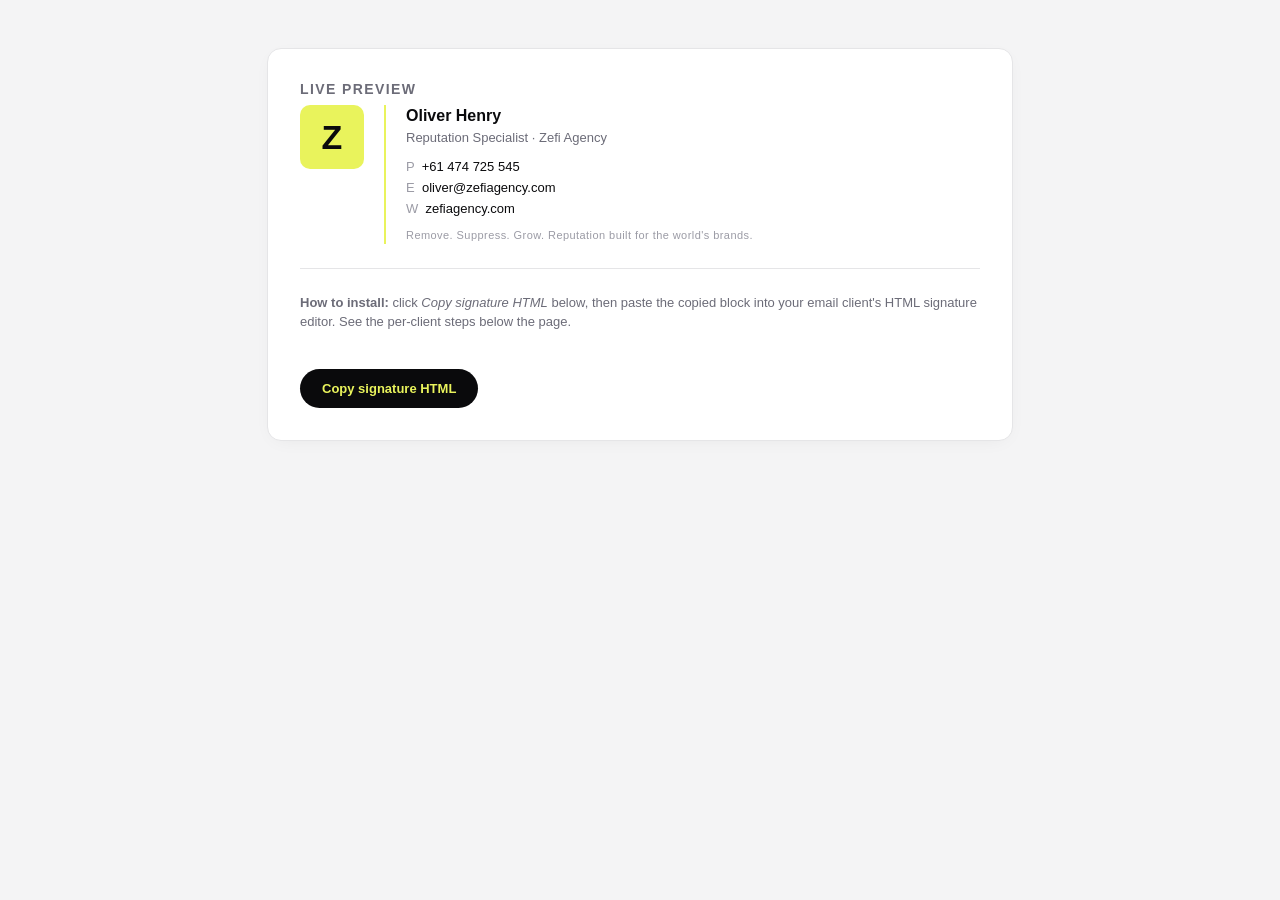
<file: signature.html>
<!DOCTYPE html>
<html lang="en">
<head>
<meta charset="UTF-8" />
<title>Zefi Agency — Email Signature (Oliver Henry)</title>
<style>
  body { background:#f4f4f5; font-family:Arial,sans-serif; padding:40px; color:#0a0a0c; }
  .preview-card { background:#ffffff; border:1px solid #e5e5e7; border-radius:14px; padding:32px; max-width:680px; margin:0 auto; box-shadow:0 4px 20px -8px rgba(0,0,0,0.08); }
  .preview-card h2 { margin:0 0 8px; font-size:14px; color:#6c6c78; text-transform:uppercase; letter-spacing:0.1em; }
  .preview-card hr { border:0; border-top:1px solid #e5e5e7; margin:24px 0; }
  .copy-btn { display:inline-block; margin-top:24px; background:#0a0a0c; color:#e9f35c; padding:12px 22px; border-radius:999px; font-weight:600; font-size:13px; cursor:pointer; border:0; font-family:inherit; }
  .copy-btn:hover { background:#1a1a22; }
  .note { font-size:13px; color:#6c6c78; line-height:1.5; margin-top:24px; }
  code { background:#f4f4f5; padding:2px 6px; border-radius:4px; font-size:12px; }
</style>
</head>
<body>

<div class="preview-card">
  <h2>Live preview</h2>

  <!-- ============================================================ -->
  <!--  ZEFI AGENCY EMAIL SIGNATURE — OLIVER HENRY                  -->
  <!--  Copy everything between the START / END comments below.     -->
  <!-- ============================================================ -->

  <!-- START SIGNATURE -->
  <table cellpadding="0" cellspacing="0" border="0" style="border-collapse:collapse; font-family:Arial, Helvetica, sans-serif; color:#0a0a0c; line-height:1.4;">
    <tr>
      <!-- Logo column -->
      <td valign="top" style="padding-right:20px; border-right:2px solid #e9f35c;">
        <table cellpadding="0" cellspacing="0" border="0">
          <tr>
            <td align="center" valign="middle" style="background:#e9f35c; width:64px; height:64px; border-radius:10px; font-family:Arial, Helvetica, sans-serif; font-size:34px; font-weight:800; color:#0a0a0c; line-height:64px;">
              Z
            </td>
          </tr>
        </table>
      </td>

      <!-- Details column -->
      <td valign="top" style="padding-left:20px;">
        <table cellpadding="0" cellspacing="0" border="0">
          <tr>
            <td style="font-family:Arial, Helvetica, sans-serif; font-size:16px; font-weight:700; color:#0a0a0c; padding-bottom:2px;">
              Oliver Henry
            </td>
          </tr>
          <tr>
            <td style="font-family:Arial, Helvetica, sans-serif; font-size:13px; color:#6c6c78; padding-bottom:10px;">
              Reputation Specialist · Zefi Agency
            </td>
          </tr>
          <tr>
            <td style="font-family:Arial, Helvetica, sans-serif; font-size:13px; color:#0a0a0c; padding-bottom:3px;">
              <a href="tel:+61474725545" style="color:#0a0a0c; text-decoration:none;">
                <span style="color:#9b9ba5;">P&nbsp;&nbsp;</span>+61&nbsp;474&nbsp;725&nbsp;545
              </a>
            </td>
          </tr>
          <tr>
            <td style="font-family:Arial, Helvetica, sans-serif; font-size:13px; color:#0a0a0c; padding-bottom:3px;">
              <a href="mailto:oliver@zefiagency.com" style="color:#0a0a0c; text-decoration:none;">
                <span style="color:#9b9ba5;">E&nbsp;&nbsp;</span>oliver@zefiagency.com
              </a>
            </td>
          </tr>
          <tr>
            <td style="font-family:Arial, Helvetica, sans-serif; font-size:13px; color:#0a0a0c; padding-bottom:10px;">
              <a href="https://zefiagency.com" style="color:#0a0a0c; text-decoration:none;">
                <span style="color:#9b9ba5;">W&nbsp;&nbsp;</span>zefiagency.com
              </a>
            </td>
          </tr>
          <tr>
            <td style="font-family:Arial, Helvetica, sans-serif; font-size:11px; color:#9b9ba5; letter-spacing:0.04em;">
              Remove. Suppress. Grow. Reputation built for the world's brands.
            </td>
          </tr>
        </table>
      </td>
    </tr>
  </table>
  <!-- END SIGNATURE -->

  <hr />

  <p class="note">
    <strong>How to install:</strong> click <em>Copy signature HTML</em> below,
    then paste the copied block into your email client's HTML signature
    editor. See the per-client steps below the page.
  </p>

  <button class="copy-btn" id="copyBtn">Copy signature HTML</button>
  <p class="note" id="copyMsg" style="display:none; color:#0a7d1a;"><strong>Copied.</strong> Now paste it into your email client.</p>
</div>

<script>
  document.getElementById('copyBtn').addEventListener('click', async () => {
    const start = document.documentElement.outerHTML.indexOf('<!-- START SIGNATURE -->');
    const end   = document.documentElement.outerHTML.indexOf('<!-- END SIGNATURE -->') + '<!-- END SIGNATURE -->'.length;
    const html  = document.documentElement.outerHTML.slice(start, end);
    try {
      await navigator.clipboard.write([
        new ClipboardItem({
          'text/html': new Blob([html], { type: 'text/html' }),
          'text/plain': new Blob([html], { type: 'text/plain' })
        })
      ]);
      document.getElementById('copyMsg').style.display = 'block';
    } catch (e) {
      // fallback
      const ta = document.createElement('textarea');
      ta.value = html;
      document.body.appendChild(ta);
      ta.select();
      document.execCommand('copy');
      document.body.removeChild(ta);
      document.getElementById('copyMsg').style.display = 'block';
    }
  });
</script>

</body>
</html>
</file>
<file: styles.css>
/* ========== RESET & TOKENS ========== */
*,*::before,*::after { box-sizing: border-box; }
* { margin: 0; padding: 0; }
html { scroll-behavior: smooth; }
img,svg { display: block; max-width: 100%; }

:root {
  --bg:        #0a0a0c;
  --bg-2:      #0f0f12;
  --surface:   #14141a;
  --surface-2: #1a1a22;
  --border:    #23232c;
  --border-2:  #2e2e3a;
  --text:      #f4f4f5;
  --muted:     #9b9ba5;
  --muted-2:   #6c6c78;
  --accent:    #e9f35c;
  --accent-2:  #d6e045;
  --danger:    #ff6b6b;
  --radius:    16px;
  --radius-lg: 24px;
  --container: 1180px;
  --shadow:    0 12px 40px -12px rgba(0,0,0,.7);
  --shadow-glow: 0 0 80px -20px rgba(233,243,92,.35);
}

html, body {
  background: var(--bg);
  color: var(--text);
  font-family: 'Inter', -apple-system, BlinkMacSystemFont, 'Segoe UI', sans-serif;
  font-size: 16px;
  line-height: 1.55;
  -webkit-font-smoothing: antialiased;
  -moz-osx-font-smoothing: grayscale;
  letter-spacing: -0.005em;
}

a { color: inherit; text-decoration: none; }
a:hover { color: var(--accent); }
ul,ol { list-style: none; }
button { font: inherit; cursor: pointer; border: none; background: none; color: inherit; }

.container {
  width: 100%;
  max-width: var(--container);
  margin: 0 auto;
  padding: 0 24px;
}

/* ========== TYPOGRAPHY ========== */
h1,h2,h3,h4 {
  font-weight: 700;
  letter-spacing: -0.025em;
  line-height: 1.08;
}
h1 { font-size: clamp(2.5rem, 5.6vw, 4.6rem); font-weight: 800; }
h2 { font-size: clamp(2rem, 3.6vw, 3rem); }
h3 { font-size: 1.35rem; }
h4 { font-size: 1rem; font-weight: 600; }

em {
  font-family: 'Instrument Serif', serif;
  font-style: italic;
  font-weight: 400;
  color: var(--accent);
  letter-spacing: -0.02em;
}

.eyebrow {
  display: inline-flex;
  align-items: center;
  gap: 8px;
  font-size: 0.78rem;
  font-weight: 500;
  letter-spacing: 0.08em;
  text-transform: uppercase;
  color: var(--muted);
  background: rgba(255,255,255,0.03);
  border: 1px solid var(--border);
  padding: 8px 14px;
  border-radius: 999px;
  margin-bottom: 24px;
}
.eyebrow--light { background: rgba(255,255,255,0.06); }
.dot {
  width: 6px; height: 6px; border-radius: 50%;
  background: var(--accent);
  box-shadow: 0 0 10px var(--accent);
}

.section-head { max-width: 720px; margin: 0 auto 56px; text-align: center; }
.section-head h2 { margin-bottom: 16px; }
.section-head__sub { color: var(--muted); font-size: 1.06rem; }
.section-head--light h2 { color: var(--text); }
.section-head--light .section-head__sub { color: rgba(255,255,255,0.7); }

/* ========== BUTTONS ========== */
.btn {
  display: inline-flex;
  align-items: center;
  justify-content: center;
  gap: 8px;
  padding: 12px 20px;
  border-radius: 999px;
  font-weight: 600;
  font-size: 0.93rem;
  border: 1px solid transparent;
  transition: all .2s ease;
  white-space: nowrap;
}
.btn--lg { padding: 16px 26px; font-size: 1rem; }
.btn--primary {
  background: var(--accent);
  color: #0a0a0c;
}
.btn--primary:hover { background: var(--accent-2); color: #0a0a0c; transform: translateY(-1px); }
.btn--ghost {
  background: transparent;
  color: var(--text);
  border-color: var(--border-2);
}
.btn--ghost:hover { border-color: var(--accent); color: var(--accent); }

/* ========== NAV ========== */
.nav {
  position: sticky;
  top: 0;
  z-index: 50;
  background: rgba(10,10,12,0.7);
  backdrop-filter: saturate(180%) blur(14px);
  -webkit-backdrop-filter: saturate(180%) blur(14px);
  border-bottom: 1px solid var(--border);
}
.nav__inner {
  display: flex;
  align-items: center;
  justify-content: space-between;
  height: 72px;
  gap: 24px;
}
.brand {
  display: inline-flex;
  align-items: center;
  gap: 10px;
  font-weight: 700;
  letter-spacing: -0.02em;
}
.brand:hover { color: inherit; }
.brand__mark {
  width: 30px; height: 30px;
  display: grid; place-items: center;
  background: var(--accent);
  color: #0a0a0c;
  font-weight: 800;
  border-radius: 8px;
  font-size: 0.95rem;
}
.brand__name { font-size: 1.05rem; }
.brand__name span { color: var(--muted); font-weight: 500; }

.nav__links {
  display: flex; gap: 28px;
  font-size: 0.92rem;
  color: var(--muted);
}
.nav__links a:hover { color: var(--text); }

.nav__cta { display: flex; gap: 10px; align-items: center; }

.nav__burger {
  display: none;
  flex-direction: column;
  gap: 5px;
  padding: 8px;
}
.nav__burger span {
  width: 22px; height: 2px;
  background: var(--text);
  border-radius: 2px;
  transition: .2s;
}

@media (max-width: 880px) {
  .nav__links { display: none; }
  .nav__cta .btn--ghost { display: none; }
}
@media (max-width: 560px) {
  .nav__cta { display: none; }
  .nav__burger { display: flex; }
  .nav__links.open {
    display: flex;
    position: absolute;
    top: 72px; left: 0; right: 0;
    flex-direction: column;
    gap: 0;
    background: var(--bg-2);
    border-bottom: 1px solid var(--border);
    padding: 8px 0;
  }
  .nav__links.open a {
    padding: 14px 24px;
    border-top: 1px solid var(--border);
  }
}

/* ========== HERO ========== */
.hero {
  position: relative;
  padding: 100px 0 80px;
  overflow: hidden;
}
.hero__bg {
  position: absolute; inset: 0;
  background:
    radial-gradient(circle at 20% 10%, rgba(233,243,92,0.08), transparent 50%),
    radial-gradient(circle at 80% 30%, rgba(233,243,92,0.05), transparent 50%),
    linear-gradient(180deg, transparent 0%, var(--bg) 80%);
  pointer-events: none;
}
.hero__inner { position: relative; max-width: 920px; margin: 0 auto; text-align: center; }
.hero__title { margin-bottom: 24px; }
.hero__sub {
  font-size: 1.18rem;
  color: var(--muted);
  max-width: 680px;
  margin: 0 auto 36px;
}
.hero__ctas {
  display: flex; gap: 12px; justify-content: center; flex-wrap: wrap;
  margin-bottom: 80px;
}

.hero__stats {
  display: grid;
  grid-template-columns: repeat(3, 1fr);
  gap: 1px;
  background: var(--border);
  border: 1px solid var(--border);
  border-radius: var(--radius-lg);
  overflow: hidden;
  max-width: 760px;
  margin: 0 auto;
}
.stat { background: var(--bg-2); padding: 28px 20px; text-align: center; }
.stat__num {
  font-size: clamp(1.75rem, 3vw, 2.25rem);
  font-weight: 700;
  letter-spacing: -0.025em;
}
.stat__num span { color: var(--accent); }
.stat__label {
  margin-top: 4px;
  font-size: 0.85rem;
  color: var(--muted);
}

@media (max-width: 600px) {
  .hero__stats { grid-template-columns: 1fr; }
}

/* ========== LOGOS BAR ========== */
.logos {
  border-top: 1px solid var(--border);
  border-bottom: 1px solid var(--border);
  padding: 36px 0;
  background: var(--bg-2);
}
.logos__label {
  text-align: center;
  font-size: 0.82rem;
  color: var(--muted-2);
  text-transform: uppercase;
  letter-spacing: 0.1em;
  margin-bottom: 20px;
}
.logos__row {
  display: flex; flex-wrap: wrap; justify-content: center;
  gap: 36px;
  color: var(--muted);
  font-weight: 500;
  letter-spacing: -0.01em;
  opacity: 0.8;
}
.logos__row span { font-size: 1.05rem; }

/* ========== PROBLEM ========== */
.problem { padding: 120px 0; }

.serp {
  max-width: 760px;
  margin: 0 auto 60px;
  background: var(--surface);
  border: 1px solid var(--border);
  border-radius: var(--radius-lg);
  overflow: hidden;
  box-shadow: var(--shadow);
}
.serp__bar {
  display: flex; justify-content: space-between; align-items: center;
  padding: 14px 20px;
  background: var(--surface-2);
  border-bottom: 1px solid var(--border);
  font-size: 0.85rem;
  color: var(--muted);
  flex-wrap: wrap;
  gap: 8px;
}
.serp__url {
  display: inline-flex; align-items: center; gap: 8px;
  font-family: ui-monospace, 'SF Mono', Menlo, monospace;
  font-size: 0.78rem;
}
.serp__count { font-size: 0.78rem; color: var(--muted-2); }
.serp__results { padding: 8px 0; }
.serp__results li {
  padding: 22px 24px;
  border-bottom: 1px solid var(--border);
}
.serp__results li:last-child { border-bottom: 0; }
.serp__crumb {
  font-size: 0.78rem;
  color: var(--muted-2);
  margin-bottom: 6px;
}
.serp__title {
  color: #c8c8e0;
  font-size: 1.1rem;
  margin-bottom: 6px;
  font-weight: 500;
}
.serp__title:first-letter { color: var(--text); }
.serp__snippet {
  color: var(--muted);
  font-size: 0.92rem;
  line-height: 1.55;
}
.serp__rating {
  display: inline-flex; align-items: center; gap: 8px;
  margin-top: 10px;
  font-size: 0.85rem;
  color: var(--muted);
}
.stars { color: var(--danger); letter-spacing: 1px; }
.rating { color: var(--text); font-weight: 600; }
.serp__pager {
  text-align: center;
  padding: 16px;
  font-size: 0.85rem;
  color: var(--muted-2);
  letter-spacing: 4px;
  border-top: 1px solid var(--border);
}
.serp__pager strong { color: var(--accent); }

.problem__facts {
  display: grid;
  grid-template-columns: repeat(3, 1fr);
  gap: 24px;
  max-width: 920px;
  margin: 0 auto;
}
.fact {
  text-align: center;
  padding: 32px 20px;
  border: 1px solid var(--border);
  border-radius: var(--radius-lg);
  background: var(--bg-2);
}
.fact__num {
  font-size: clamp(2rem, 3.6vw, 2.75rem);
  font-weight: 700;
  letter-spacing: -0.025em;
  margin-bottom: 8px;
}
.fact__num span { color: var(--accent); font-size: 0.65em; margin-left: 4px; }
.fact__label { color: var(--muted); font-size: 0.92rem; }

@media (max-width: 720px) {
  .problem__facts { grid-template-columns: 1fr; }
}

/* ========== GUARANTEE ========== */
.guarantee {
  background: var(--accent);
  color: #0a0a0c;
  padding: 100px 0;
  position: relative;
  overflow: hidden;
}
.guarantee::before, .guarantee::after {
  content: '';
  position: absolute;
  width: 400px; height: 400px;
  border-radius: 50%;
  background: rgba(0,0,0,0.04);
  pointer-events: none;
}
.guarantee::before { top: -200px; left: -100px; }
.guarantee::after  { bottom: -200px; right: -100px; }
.guarantee__inner {
  position: relative;
  max-width: 760px;
  margin: 0 auto;
  text-align: center;
}
.guarantee .eyebrow {
  background: rgba(0,0,0,0.06);
  border-color: rgba(0,0,0,0.1);
  color: rgba(0,0,0,0.7);
}
.guarantee .dot { background: #0a0a0c; box-shadow: 0 0 8px rgba(0,0,0,0.4); }
.guarantee h2 { margin-bottom: 20px; color: #0a0a0c; }
.guarantee p {
  font-size: 1.1rem;
  color: rgba(0,0,0,0.75);
  margin-bottom: 40px;
}
.guarantee__stats {
  display: flex; justify-content: center;
  gap: 56px;
  flex-wrap: wrap;
}
.guarantee__stats > div {
  display: flex; flex-direction: column; align-items: center;
}
.guarantee__stats strong {
  font-size: 2.4rem; font-weight: 800; letter-spacing: -0.025em;
  line-height: 1;
}
.guarantee__stats span {
  margin-top: 6px;
  font-size: 0.88rem;
  color: rgba(0,0,0,0.65);
  text-transform: uppercase;
  letter-spacing: 0.08em;
}

/* ========== SERVICES ========== */
.services { padding: 120px 0; }
.grid { display: grid; gap: 20px; }
.services__grid {
  grid-template-columns: repeat(2, 1fr);
}
@media (max-width: 820px) { .services__grid { grid-template-columns: 1fr; } }

.card {
  background: var(--surface);
  border: 1px solid var(--border);
  border-radius: var(--radius-lg);
  padding: 32px 30px;
  transition: all .25s ease;
  display: flex; flex-direction: column;
}
.card:hover {
  border-color: var(--accent);
  transform: translateY(-2px);
  box-shadow: var(--shadow-glow);
}
.card__icon {
  width: 48px; height: 48px;
  border-radius: 12px;
  background: rgba(233,243,92,0.1);
  color: var(--accent);
  display: grid; place-items: center;
  margin-bottom: 24px;
}
.service h3 { margin-bottom: 12px; }
.service > p {
  color: var(--muted);
  font-size: 0.98rem;
  margin-bottom: 22px;
}
.service__bullets {
  margin-bottom: 24px;
  display: flex; flex-direction: column; gap: 8px;
  flex: 1;
}
.service__bullets li {
  padding-left: 22px;
  position: relative;
  font-size: 0.92rem;
  color: var(--muted);
}
.service__bullets li::before {
  content: '';
  position: absolute; left: 0; top: 9px;
  width: 12px; height: 2px;
  background: var(--accent);
  border-radius: 2px;
}
.card__link {
  font-size: 0.92rem;
  font-weight: 600;
  color: var(--accent);
  margin-top: auto;
}
.card__link:hover { letter-spacing: 0.01em; }

/* ========== PROCESS ========== */
.process {
  padding: 120px 0;
  background: var(--bg-2);
  border-top: 1px solid var(--border);
  border-bottom: 1px solid var(--border);
}
.steps {
  display: grid;
  grid-template-columns: repeat(5, 1fr);
  gap: 12px;
  counter-reset: steps;
}
.step {
  background: var(--surface);
  border: 1px solid var(--border);
  border-radius: var(--radius-lg);
  padding: 28px 22px;
  position: relative;
  transition: .2s;
}
.step:hover { border-color: var(--border-2); transform: translateY(-2px); }
.step__num {
  font-family: 'Instrument Serif', serif;
  font-size: 2.4rem;
  color: var(--accent);
  line-height: 1;
  margin-bottom: 18px;
}
.step h3 { font-size: 1.05rem; margin-bottom: 10px; }
.step p { color: var(--muted); font-size: 0.9rem; line-height: 1.5; }

@media (max-width: 1000px) { .steps { grid-template-columns: repeat(2, 1fr); } }
@media (max-width: 540px)  { .steps { grid-template-columns: 1fr; } }

/* ========== SOFTWARE ========== */
.software {
  padding: 120px 0;
  background:
    radial-gradient(ellipse at 50% 0%, rgba(233,243,92,0.06), transparent 60%),
    var(--bg);
}
.software__grid {
  grid-template-columns: 1fr 1fr;
}
@media (max-width: 820px) { .software__grid { grid-template-columns: 1fr; } }

.soft-card {
  background: linear-gradient(180deg, var(--surface) 0%, var(--bg-2) 100%);
  border: 1px solid var(--border);
  border-radius: var(--radius-lg);
  padding: 40px;
  position: relative;
  overflow: hidden;
}
.soft-card::before {
  content: '';
  position: absolute;
  top: 0; left: 0; right: 0;
  height: 1px;
  background: linear-gradient(90deg, transparent, var(--accent), transparent);
  opacity: 0.4;
}
.soft-card__tag {
  display: inline-block;
  font-size: 0.75rem;
  font-weight: 600;
  letter-spacing: 0.1em;
  text-transform: uppercase;
  color: var(--accent);
  background: rgba(233,243,92,0.08);
  padding: 5px 12px;
  border-radius: 999px;
  margin-bottom: 20px;
}
.soft-card h3 { font-size: 1.65rem; margin-bottom: 14px; }
.soft-card p { color: var(--muted); margin-bottom: 22px; }
.soft-card ul {
  display: flex; flex-direction: column; gap: 10px;
}
.soft-card ul li {
  padding-left: 26px;
  position: relative;
  color: var(--muted);
  font-size: 0.94rem;
}
.soft-card ul li::before {
  content: '✓';
  position: absolute; left: 0;
  color: var(--accent);
  font-weight: 700;
}

/* ========== TESTIMONIALS ========== */
.testimonials { padding: 120px 0; }
.testimonials__grid {
  grid-template-columns: repeat(3, 1fr);
}
@media (max-width: 900px) { .testimonials__grid { grid-template-columns: 1fr; } }

.quote {
  background: var(--surface);
  border: 1px solid var(--border);
  border-radius: var(--radius-lg);
  padding: 32px;
  position: relative;
}
.quote::before {
  content: '"';
  position: absolute; top: 8px; right: 24px;
  font-family: 'Instrument Serif', serif;
  font-size: 6rem; line-height: 1;
  color: var(--accent);
  opacity: 0.4;
}
.quote blockquote {
  font-size: 1rem;
  color: var(--text);
  margin-bottom: 24px;
  line-height: 1.6;
}
.quote figcaption {
  display: flex; flex-direction: column;
  gap: 2px;
  padding-top: 18px;
  border-top: 1px solid var(--border);
}
.quote figcaption strong { font-weight: 600; font-size: 0.92rem; }
.quote figcaption span { color: var(--muted-2); font-size: 0.85rem; }

/* ========== INDUSTRIES ========== */
.industries { padding: 120px 0; background: var(--bg-2); border-top: 1px solid var(--border); border-bottom: 1px solid var(--border); }
.industries__grid {
  display: grid;
  grid-template-columns: repeat(3, 1fr);
  gap: 12px;
  max-width: 920px;
  margin: 0 auto;
}
.ind {
  padding: 18px 22px;
  border: 1px solid var(--border);
  border-radius: 14px;
  background: var(--surface);
  font-size: 0.95rem;
  color: var(--muted);
  transition: .2s;
}
.ind:hover { border-color: var(--accent); color: var(--text); }
.ind a { color: var(--accent); font-weight: 500; }
@media (max-width: 760px) { .industries__grid { grid-template-columns: repeat(2, 1fr); } }
@media (max-width: 480px) { .industries__grid { grid-template-columns: 1fr; } }

/* ========== FAQ ========== */
.faq { padding: 120px 0; }
.faq__inner { max-width: 820px; }
.faq__list {
  display: flex; flex-direction: column;
  gap: 10px;
}
.faq details {
  background: var(--surface);
  border: 1px solid var(--border);
  border-radius: 14px;
  padding: 4px 8px;
  transition: .2s;
}
.faq details[open] {
  border-color: var(--border-2);
  background: var(--surface-2);
}
.faq summary {
  list-style: none;
  cursor: pointer;
  padding: 18px 16px;
  font-weight: 600;
  font-size: 1.02rem;
  display: flex;
  align-items: center;
  justify-content: space-between;
  gap: 16px;
}
.faq summary::-webkit-details-marker { display: none; }
.faq summary::after {
  content: '+';
  font-family: 'Instrument Serif', serif;
  font-size: 1.6rem;
  color: var(--accent);
  line-height: 1;
  transition: transform .2s;
}
.faq details[open] summary::after { content: '−'; }
.faq details p {
  padding: 0 16px 18px;
  color: var(--muted);
  font-size: 0.96rem;
  line-height: 1.6;
}

/* ========== CTA ========== */
.cta {
  padding: 100px 0;
  background:
    radial-gradient(ellipse at 50% 50%, rgba(233,243,92,0.08), transparent 60%),
    var(--bg-2);
  border-top: 1px solid var(--border);
}
.cta__inner {
  max-width: 720px;
  margin: 0 auto;
  text-align: center;
}
.cta__inner h2 { margin-bottom: 18px; }
.cta__inner > p {
  color: var(--muted);
  font-size: 1.08rem;
  margin-bottom: 36px;
}
.cta__form {
  display: grid;
  grid-template-columns: 1fr 1fr;
  gap: 10px;
  margin-bottom: 16px;
}
.cta__form input {
  width: 100%;
  padding: 16px 18px;
  border-radius: 999px;
  background: var(--surface);
  border: 1px solid var(--border);
  color: var(--text);
  font: inherit;
  font-size: 0.95rem;
}
.cta__form input::placeholder { color: var(--muted-2); }
.cta__form input:focus {
  outline: none;
  border-color: var(--accent);
  box-shadow: 0 0 0 4px rgba(233,243,92,0.1);
}
.cta__form input:nth-child(3) { grid-column: 1 / -1; }
.cta__form button { grid-column: 1 / -1; padding: 18px 26px; }
.cta__fineprint { font-size: 0.85rem; color: var(--muted-2); }
@media (max-width: 540px) { .cta__form { grid-template-columns: 1fr; } }

/* Submit button: label + spinner */
.cta__form button { position: relative; }
.btn__label { display: inline-flex; align-items: center; gap: 8px; transition: opacity .2s; }
.btn__spinner {
  position: absolute;
  top: 50%; left: 50%;
  width: 20px; height: 20px;
  margin: -10px 0 0 -10px;
  border: 2px solid rgba(10,10,12,0.25);
  border-top-color: #0a0a0c;
  border-radius: 50%;
  opacity: 0;
  animation: spin .7s linear infinite;
  transition: opacity .2s;
}
.cta__form button.is-loading { cursor: wait; }
.cta__form button.is-loading .btn__label  { opacity: 0; }
.cta__form button.is-loading .btn__spinner { opacity: 1; }
.cta__form button:disabled { transform: none !important; }

@keyframes spin {
  to { transform: rotate(360deg); }
}

/* Form fade-out / success fade-in */
.cta__form.is-leaving {
  opacity: 0;
  transform: translateY(-8px);
  pointer-events: none;
  transition: opacity .35s ease, transform .35s ease;
}
.cta__success {
  max-width: 520px;
  margin: 0 auto;
  padding: 28px 24px;
  background: var(--surface);
  border: 1px solid var(--border);
  border-radius: var(--radius-lg);
  text-align: center;
  animation: fadeUp .45s ease both;
}
.cta__success-icon {
  width: 56px; height: 56px;
  border-radius: 50%;
  background: var(--accent);
  color: #0a0a0c;
  display: grid; place-items: center;
  margin: 0 auto 16px;
  box-shadow: 0 0 32px -4px rgba(233,243,92,0.5);
}
.cta__success h3 { margin-bottom: 8px; }
.cta__success p { color: var(--muted); }
.cta__success p span { color: var(--accent); font-weight: 600; }

/* ========== FOOTER ========== */
.footer {
  background: #050507;
  border-top: 1px solid var(--border);
  padding: 80px 0 30px;
}
.footer__inner {
  display: grid;
  grid-template-columns: 1.4fr 2fr;
  gap: 60px;
  margin-bottom: 60px;
}
.footer__brand p {
  color: var(--muted);
  margin-top: 18px;
  max-width: 280px;
  font-size: 0.95rem;
}
.footer__cols {
  display: grid;
  grid-template-columns: repeat(3, 1fr);
  gap: 30px;
}
.footer__cols h4 {
  font-size: 0.78rem;
  text-transform: uppercase;
  letter-spacing: 0.1em;
  color: var(--muted-2);
  margin-bottom: 18px;
}
.footer__cols ul { display: flex; flex-direction: column; gap: 10px; }
.footer__cols a { color: var(--muted); font-size: 0.95rem; }
.footer__cols a:hover { color: var(--text); }
.footer__cols address {
  color: var(--muted);
  font-style: normal;
  font-size: 0.95rem;
  line-height: 1.7;
  margin-bottom: 16px;
}
.footer__contact { font-size: 0.95rem; }
.footer__contact a { color: var(--text); font-weight: 500; }

.footer__bottom {
  display: flex; justify-content: space-between; align-items: center;
  padding-top: 30px;
  border-top: 1px solid var(--border);
  color: var(--muted-2);
  font-size: 0.85rem;
  flex-wrap: wrap;
  gap: 12px;
}
.footer__legal { display: flex; gap: 22px; }
.footer__legal a:hover { color: var(--text); }

@media (max-width: 820px) {
  .footer__inner { grid-template-columns: 1fr; gap: 40px; }
}
@media (max-width: 560px) {
  .footer__cols { grid-template-columns: 1fr; gap: 30px; }
}

/* ========== ANIMATIONS ========== */
@keyframes fadeUp {
  from { opacity: 0; transform: translateY(16px); }
  to   { opacity: 1; transform: translateY(0); }
}
.hero__title, .hero__sub, .hero__ctas, .hero__stats {
  animation: fadeUp .6s ease both;
}
.hero__sub   { animation-delay: .08s; }
.hero__ctas  { animation-delay: .16s; }
.hero__stats { animation-delay: .24s; }

/* Reveal-on-scroll */
.reveal { opacity: 0; transform: translateY(24px); transition: opacity .7s ease, transform .7s ease; }
.reveal.in { opacity: 1; transform: translateY(0); }

/* Scrollbar polish */
::selection { background: var(--accent); color: #0a0a0c; }

/* ========== /reviews PAGE ========== */
.rev-page .nav { border-bottom: 1px solid var(--border); }

.rev-hero {
  position: relative;
  padding: 80px 0 60px;
  overflow: hidden;
}
.rev-hero__inner {
  position: relative;
  max-width: 760px;
  margin: 0 auto;
  text-align: center;
}
.rev-hero__title {
  font-size: clamp(2.1rem, 4.4vw, 3.4rem);
  font-weight: 800;
  letter-spacing: -0.025em;
  line-height: 1.08;
  margin-bottom: 18px;
}
.rev-hero__sub {
  color: var(--muted);
  font-size: 1.05rem;
  max-width: 620px;
  margin: 0 auto 22px;
}
.rev-hero__meta {
  display: inline-flex;
  flex-wrap: wrap;
  justify-content: center;
  gap: 10px;
  font-size: 0.82rem;
  color: var(--muted-2);
  letter-spacing: 0.02em;
}

/* Featured + archive sections */
.rev-featured { padding: 40px 0 60px; }
.rev-featured__head {
  max-width: 720px;
  margin: 0 auto 32px;
  text-align: center;
}
.rev-featured__head h2 {
  font-size: clamp(1.5rem, 2.4vw, 1.9rem);
  margin-bottom: 12px;
}
.rev-featured__head p {
  color: var(--muted);
  font-size: 0.98rem;
}

.rev-archive {
  padding: 40px 0 80px;
  background: var(--bg-2);
  border-top: 1px solid var(--border);
  border-bottom: 1px solid var(--border);
}
.rev-archive .section-head { margin-bottom: 40px; }

/* Review card — modeled on a Google review block */
.rev-grid {
  display: grid;
  grid-template-columns: repeat(2, 1fr);
  gap: 16px;
  max-width: 980px;
  margin: 0 auto;
}
@media (max-width: 760px) { .rev-grid { grid-template-columns: 1fr; } }

.rev-card {
  position: relative;
  background: var(--surface);
  border: 1px solid var(--border);
  border-radius: var(--radius-lg);
  padding: 24px 24px 22px;
  overflow: hidden;
  transition: all .25s ease;
}
.rev-card:hover {
  border-color: var(--border-2);
  transform: translateY(-2px);
}

.rev-card--featured {
  max-width: 720px;
  margin: 0 auto;
  padding: 28px 28px 26px;
  background: linear-gradient(180deg, var(--surface) 0%, var(--bg-2) 100%);
  border-color: var(--border-2);
  box-shadow: var(--shadow);
}

.rev-card__head {
  display: flex;
  align-items: center;
  gap: 12px;
  margin-bottom: 14px;
}
.rev-avatar {
  width: 38px; height: 38px;
  border-radius: 50%;
  display: grid; place-items: center;
  background: linear-gradient(135deg, #2a2a36 0%, #1a1a22 100%);
  color: var(--text);
  font-weight: 700;
  font-size: 0.95rem;
  border: 1px solid var(--border-2);
  flex-shrink: 0;
}
.rev-card__who { flex: 1; min-width: 0; }
.rev-card__name {
  font-weight: 600;
  font-size: 0.98rem;
  color: var(--text);
  letter-spacing: -0.01em;
}
.rev-card__meta {
  display: flex;
  flex-wrap: wrap;
  gap: 6px;
  font-size: 0.8rem;
  color: var(--muted-2);
  margin-top: 2px;
}
.rev-stars {
  font-size: 1rem;
  letter-spacing: 2px;
  color: #ffba3b;
  margin-bottom: 10px;
}
.rev-stars span { color: var(--border-2); }

.rev-card__body {
  color: var(--muted);
  font-size: 0.96rem;
  line-height: 1.6;
}

/* Compact CTA + footer for the page */
.rev-cta {
  padding: 80px 0;
  background:
    radial-gradient(ellipse at 50% 50%, rgba(233,243,92,0.07), transparent 60%),
    var(--bg);
}
.rev-cta__inner {
  max-width: 620px;
  margin: 0 auto;
  text-align: center;
}
.rev-cta__inner h2 {
  font-size: clamp(1.6rem, 2.8vw, 2.1rem);
  margin-bottom: 14px;
}
.rev-cta__inner p {
  color: var(--muted);
  font-size: 1rem;
  margin-bottom: 28px;
}

.rev-foot {
  background: #050507;
  border-top: 1px solid var(--border);
  padding: 28px 0;
}
.rev-foot__inner {
  display: flex;
  justify-content: space-between;
  align-items: center;
  flex-wrap: wrap;
  gap: 10px;
  font-size: 0.82rem;
  color: var(--muted-2);
}
.rev-foot__note { font-style: italic; }
</file>
